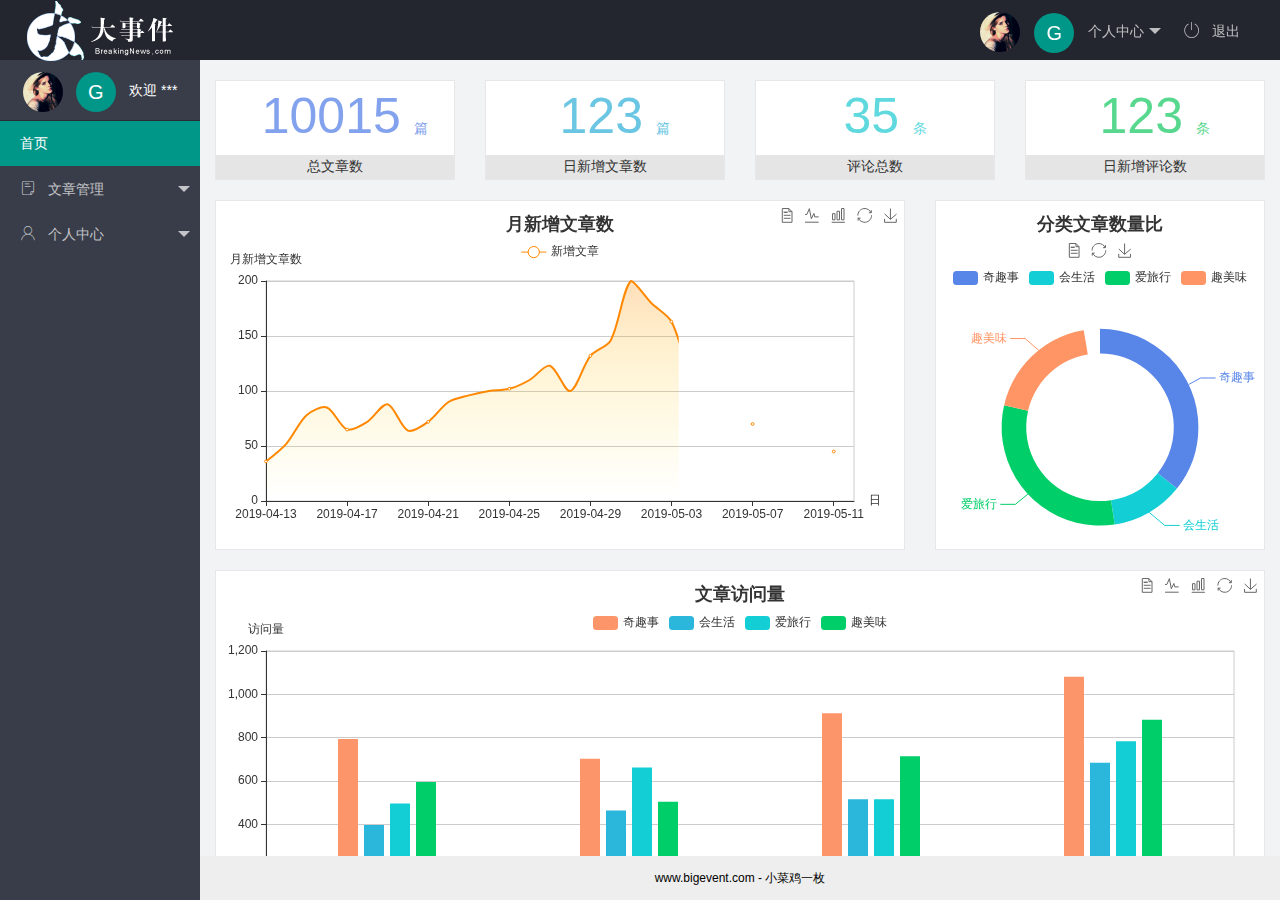
<file: index.html>
<!DOCTYPE html>
<html lang="en">
    <head>
        <meta charset="UTF-8" />
        <meta name="viewport" content="width=device-width, initial-scale=1.0" />
        <title>后台主页</title>
        <!-- 导入 layui 的样式表 -->
        <link rel="stylesheet" href="./assets/lib/layui/css/layui.css" />
        <!-- 导入第三方图标库 -->
        <link rel="stylesheet" href="./assets/fonts/iconfont.css" />
        <!-- 导入自己的样式表 -->
        <link rel="stylesheet" href="./assets/css/index.css" />
    </head>
    <body>
        <div class="layui-layout layui-layout-admin">
            <div class="layui-header">
                <div class="layui-logo layui-hide-xs">
                    <img src="./assets/images/logo.png" alt="" />
                </div>
                <!-- 头部区域（可配合layui 已有的水平导航） -->
                <ul class="layui-nav layui-layout-right">
                    <li class="layui-nav-item layui-hide layui-show-md-inline-block">
                        <a href="javascript:;">
                            <img src="./assets/images/sample.jpg" class="layui-nav-img" />
                            <span class="text-avatar">G</span>
                            <span class="">个人中心</span>
                        </a>
                        <dl class="layui-nav-child">
                            <dd><a href="./user/user_info.html" target="fm">基本资料</a></dd>
                            <dd><a href="./user/user_pwd.html" target="fm">更换头像</a></dd>
                            <dd><a href="./user/user_avator.html" target="fm">重置密码</a></dd>
                        </dl>
                    </li>
                    <li class="layui-nav-item" lay-header-event="menuRight" lay-unselect>
                        <a href="javascript:;" class="quite">
                            <span class="iconfont icon-tuichu"></span>
                            退出
                        </a>
                    </li>
                </ul>
            </div>

            <div class="layui-side layui-bg-black">
                <div class="layui-side-scroll">
                    <!-- 左侧导航区域（可配合layui已有的垂直导航） -->
                    <!-- lay-shrink="all"只允许一个导航打开 -->
                    <ul class="layui-nav layui-nav-tree" lay-shrink="all">
                        <div class="userinfo">
                            <img src="./assets/images/sample.jpg" class="layui-nav-img" />
                            <span class="text-avatar">G</span>
                            <span style="color: #fff" class="welcome">欢迎 ***</span>
                        </div>
                        <li class="layui-nav-item layui-this"><a href="./home/dashboard.html" target="fm">首页</a></li>
                        <li class="layui-nav-item">
                            <a class="" href="javascript:;">
                                <span class="iconfont icon-16"></span>
                                文章管理
                            </a>
                            <dl class="layui-nav-child">
                                <dd>
                                    <a href="./article/art_cate.html" target="fm">
                                        <i class="layui-icon layui-icon-template-1"></i>
                                        文章类别
                                    </a>
                                </dd>
                                <dd>
                                    <a href="./article/art_list.html" target="fm">
                                        <i class="layui-icon layui-icon-template-1"></i>
                                        文章列表
                                    </a>
                                </dd>
                                <dd>
                                    <a href="./article/art_pub.html" target="fm">
                                        <i class="layui-icon layui-icon-template-1"></i>
                                        发布文章
                                    </a>
                                </dd>
                            </dl>
                        </li>
                        <li class="layui-nav-item">
                            <a href="javascript:;">
                                <span class="iconfont icon-user"></span>
                                个人中心
                            </a>
                            <dl class="layui-nav-child">
                                <dd>
                                    <a href="./user/user_info.html" target="fm">
                                        <i class="layui-icon layui-icon-template-1"></i>
                                        基本资料
                                    </a>
                                </dd>
                                <dd>
                                    <a href="./user/user_avator.html" target="fm">
                                        <i class="layui-icon layui-icon-template-1"></i>
                                        更换头像
                                    </a>
                                </dd>
                                <dd>
                                    <a href="./user/user_pwd.html" target="fm">
                                        <i class="layui-icon layui-icon-template-1"></i>
                                        重置密码
                                    </a>
                                </dd>
                            </dl>
                        </li>
                    </ul>
                </div>
            </div>

            <div class="layui-body">
                <!-- 内容主体区域 -->
                <iframe name="fm" src="./home/dashboard.html" frameborder="0"></iframe>
            </div>

            <div class="layui-footer">www.bigevent.com - 小菜鸡一枚</div>
        </div>
        <script src="./assets/lib/layui/layui.all.js"></script>
        <script src="./assets/lib/jquery.js"></script>
        <script src="./assets/js/baseApi.js"></script>
        <script src="./assets/js/index.js"></script>
    </body>
</html>
</file>
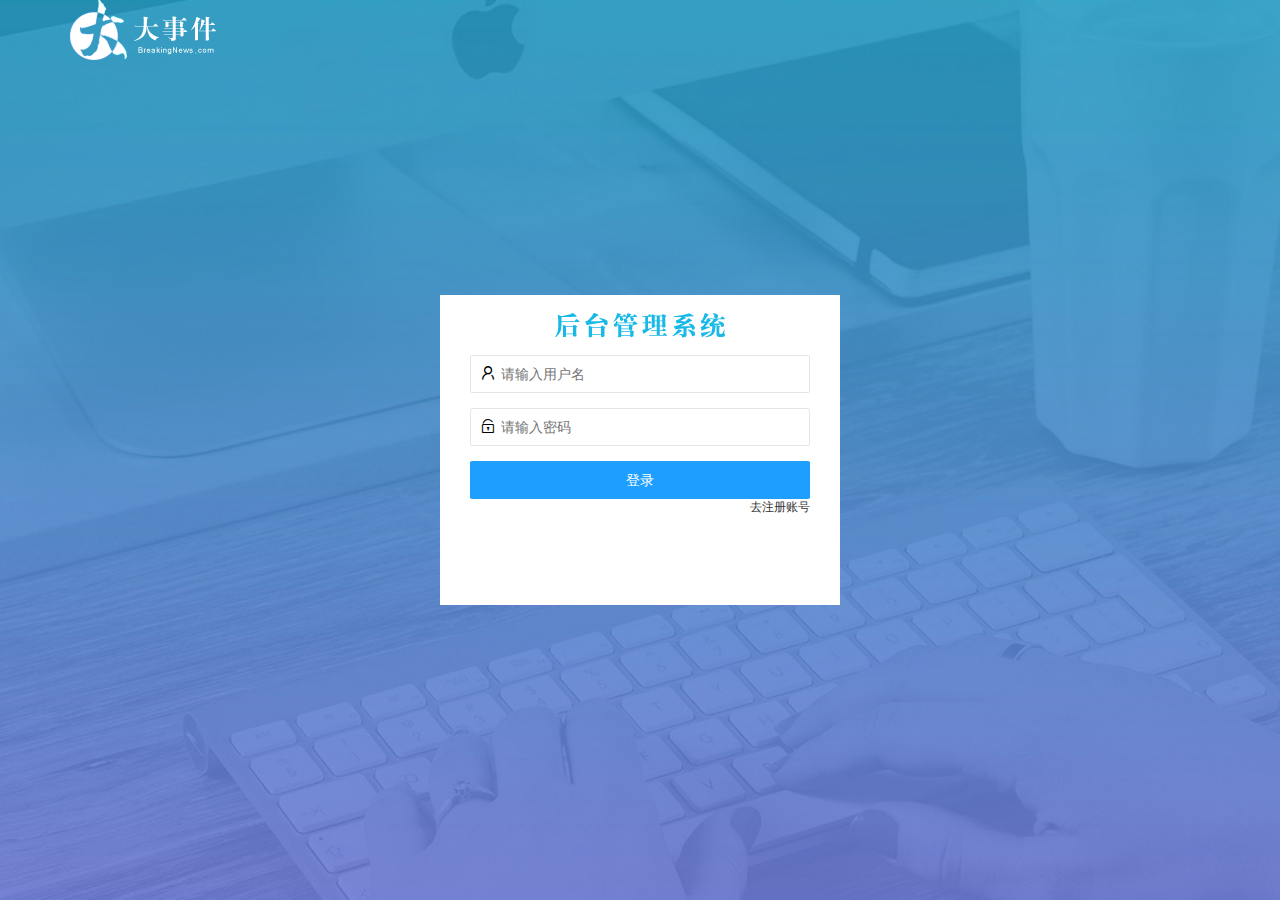
<file: login.html>
<!DOCTYPE html>
<html lang="en">
    <head>
        <meta charset="UTF-8" />
        <meta http-equiv="X-UA-Compatible" content="IE=edge" />
        <meta name="viewport" content="width=device-width, initial-scale=1.0" />
        <title>大事件-登录、注册</title>
        <link rel="stylesheet" href="./assets/lib/layui/css/layui.css" />
        <link rel="stylesheet" href="./assets/css/login.css" />
    </head>
    <body>
        <!-- 头部LOGO区域 -->
        <div class="layui-main">
            <img src="./assets/images/logo.png" alt="" />
        </div>

        <!-- 登录注册区域 -->
        <div class="loginAndReg">
            <div class="hd"></div>
            <!-- 登录模块 -->
            <div class="login">
                <form class="layui-form form_login" action="">
                    <!-- 用户名 -->
                    <div class="layui-form-item">
                        <i class="layui-icon layui-icon-username"></i>
                        <input type="text" name="username" required lay-verify="required" placeholder="请输入用户名" autocomplete="off" class="layui-input" />
                    </div>
                    <!-- 密码 -->
                    <div class="layui-form-item">
                        <i class="layui-icon layui-icon-password"></i>
                        <input type="password" name="password" required lay-verify="required|pwd" placeholder="请输入密码" autocomplete="off" class="layui-input" />
                    </div>
                    <!-- 按钮 -->
                    <div class="layui-tuichform-item">
                        <button class="layui-btn layui-btn-normal layui-btn-fluid" lay-submit>登录</button>
                    </div>
                    <div class="layui-form-item links"><a href="javascript:;" class="goReg">去注册账号</a></div>
                </form>
            </div>
            <!-- 注册模块 -->
            <div class="reg">
                <form class="layui-form form_reg">
                    <!-- 用户名 -->
                    <div class="layui-form-item">
                        <i class="layui-icon layui-icon-username"></i>
                        <input type="text" name="username" required lay-verify="required" placeholder="请输入用户名" autocomplete="off" class="layui-input" />
                    </div>
                    <!-- 密码 -->
                    <div class="layui-form-item">
                        <i class="layui-icon layui-icon-password"></i>
                        <input type="password" name="password" required lay-verify="required|pwd" placeholder="请输入密码" autocomplete="off" class="layui-input" />
                    </div>
                    <!-- 确认密码 -->
                    <div class="layui-form-item">
                        <i class="layui-icon layui-icon-password"></i>
                        <input type="password" name="repassword" required lay-verify="required|pwd|repwd" placeholder="请再次输入密码" autocomplete="off" class="layui-input" />
                    </div>
                    <!-- 按钮 -->
                    <div class="layui-form-item">
                        <button class="layui-btn layui-btn-normal layui-btn-fluid" lay-submit>注册</button>
                    </div>
                    <div class="layui-form-item links"><a href="javascript:;" class="goLogin">去登陆账号</a></div>
                </form>
            </div>
        </div>
        <script src="./assets/lib/layui/layui.js"></script>
        <script src="./assets/lib/jquery.js"></script>
        <script src="./assets/js/baseApi.js"></script>
        <script src="./assets/js/login.js"></script>
    </body>
</html>
</file>
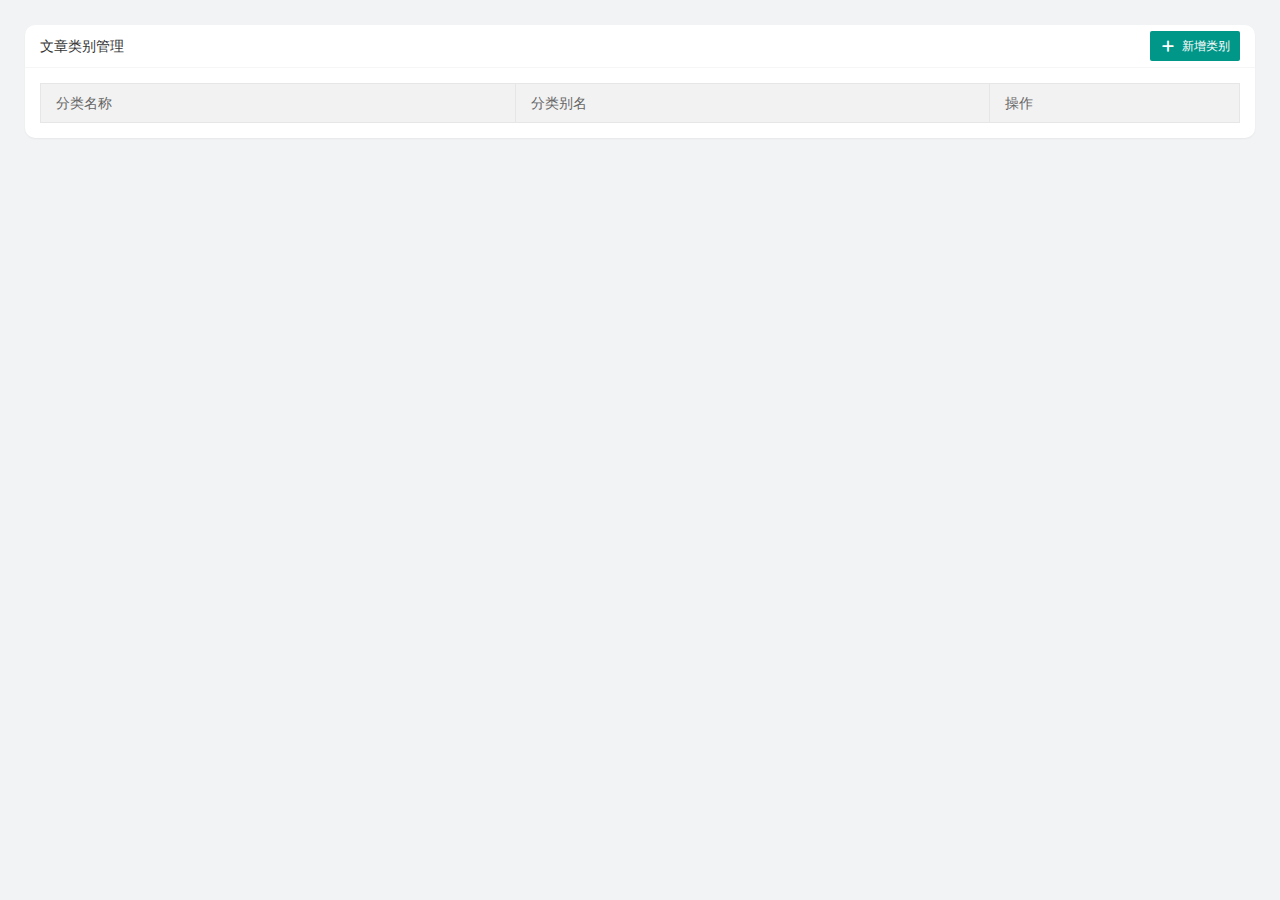
<file: article/art_cate.html>
<!DOCTYPE html>
<html lang="en">
    <head>
        <meta charset="UTF-8" />
        <meta http-equiv="X-UA-Compatible" content="IE=edge" />
        <meta name="viewport" content="width=device-width, initial-scale=1.0" />
        <title>文章类别页面</title>
        <link rel="stylesheet" href="../assets/lib/layui/css/layui.css" />
        <link rel="stylesheet" href="../assets/css/art_cate.css" />
    </head>
    <body>
        <div class="layui-card">
            <div class="layui-card-header">
                文章类别管理
                <button type="button" class="layui-btn layui-btn-sm addCate">
                    <i class="layui-icon">&#xe654;</i>
                    新增类别
                </button>
            </div>
            <div class="layui-card-body">
                <!-- 表格区域 -->
                <table class="layui-table">
                    <!--控制表格宽度 -->
                    <colgroup>
                        <col />
                        <col />
                        <col width="250" />
                    </colgroup>
                    <thead>
                        <tr>
                            <th>分类名称</th>
                            <th>分类别名</th>
                            <th>操作</th>
                        </tr>
                    </thead>
                    <tbody>
                        <!-- <tr>
                            <td>贤心</td>
                            <td>2016-11-29</td>
                            <td>
                                <button type="button" class="layui-btn layui-btn-sm">
                                    <i class="layui-icon">&#xe642;</i>
                                    编辑
                                </button>
                                <button type="button" class="layui-btn layui-btn-sm layui-btn-danger">
                                    <i class="layui-icon">&#xe640;</i>
                                    删除
                                </button>
                            </td>
                        </tr> -->
                    </tbody>
                </table>
            </div>
        </div>
        <script src="../assets/lib/layui/layui.js"></script>
        <script src="../assets/lib/jquery.js"></script>
        <script src="../assets/js/baseApi.js"></script>
        <script src="../assets/js/art_cate.js"></script>
    </body>
</html>
</file>
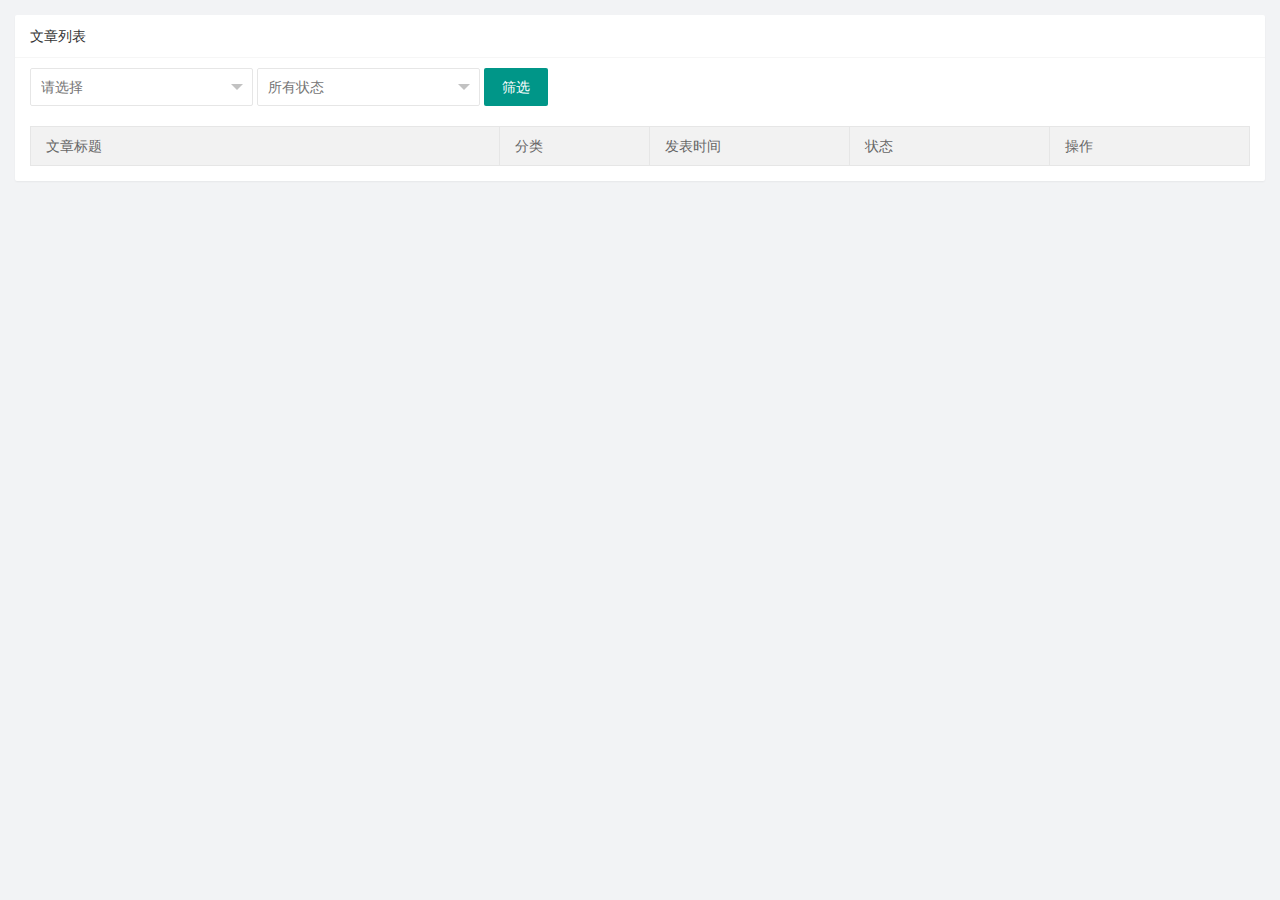
<file: article/art_list.html>
<!DOCTYPE html>
<html lang="en">
    <head>
        <meta charset="UTF-8" />
        <meta http-equiv="X-UA-Compatible" content="IE=edge" />
        <meta name="viewport" content="width=device-width, initial-scale=1.0" />
        <title>文章列表页面</title>
        <link rel="stylesheet" href="../assets/lib/layui/css/layui.css" />
        <link rel="stylesheet" href="../assets/css/art_list.css" />
    </head>
    <body>
        <div class="layui-card">
            <div class="layui-card-header">文章列表</div>
            <div class="layui-card-body">
                <!-- 筛选区域 -->
                <form class="layui-form" id="selForm">
                    <div class="layui-form-item layui-inline">
                        <select name="cate_name">
                            <!-- <option value="">所有分类</option>
                            <option value="010">北京</option>
                            <option value="021">上海</option>
                            <option value="0571">杭州</option> -->
                        </select>
                    </div>
                    <div class="layui-form-item layui-inline">
                        <select name="state">
                            <option value="">所有状态</option>
                            <option value="已发布">已发布</option>
                            <option value="草稿">草稿</option>
                        </select>
                    </div>
                    <div class="layui-form-item layui-inline">
                        <button type="submit" class="layui-btn seletBtn">筛选</button>
                    </div>
                </form>
                <!-- 列表区域 -->
                <table class="layui-table">
                    <colgroup>
                        <col />
                        <col width="150" />
                        <col width="200" />
                        <col width="200" />
                        <col width="200" />
                    </colgroup>
                    <thead>
                        <tr>
                            <th>文章标题</th>
                            <th>分类</th>
                            <th>发表时间</th>
                            <th>状态</th>
                            <th>操作</th>
                        </tr>
                    </thead>
                    <tbody>
                        <!-- <tr>
                            <td>贤心</td>
                            <td>2016-11-29</td>
                            <td>人生就像是一场修行</td>
                            <td>2016-11-29</td>
                            <td>
                                <button type="button" class="layui-btn layui-btn-xs">
                                    <i class="layui-icon">&#xe642;</i>
                                    编辑
                                </button>
                                <button type="button" class="layui-btn layui-btn-xs layui-btn-danger">
                                    <i class="layui-icon">&#xe640;</i>
                                    删除
                                </button>
                            </td>
                        </tr> -->
                    </tbody>
                </table>
                <!-- 分页区域 -->
                <div id="pageBox"></div>
            </div>
        </div>
        <script src="../assets/lib/layui/layui.js"></script>
        <script src="../assets/lib/jquery.js"></script>
        <script src="../assets/js/baseApi.js"></script>
        <script src="../assets/js/art_list.js"></script>
    </body>
</html>
</file>
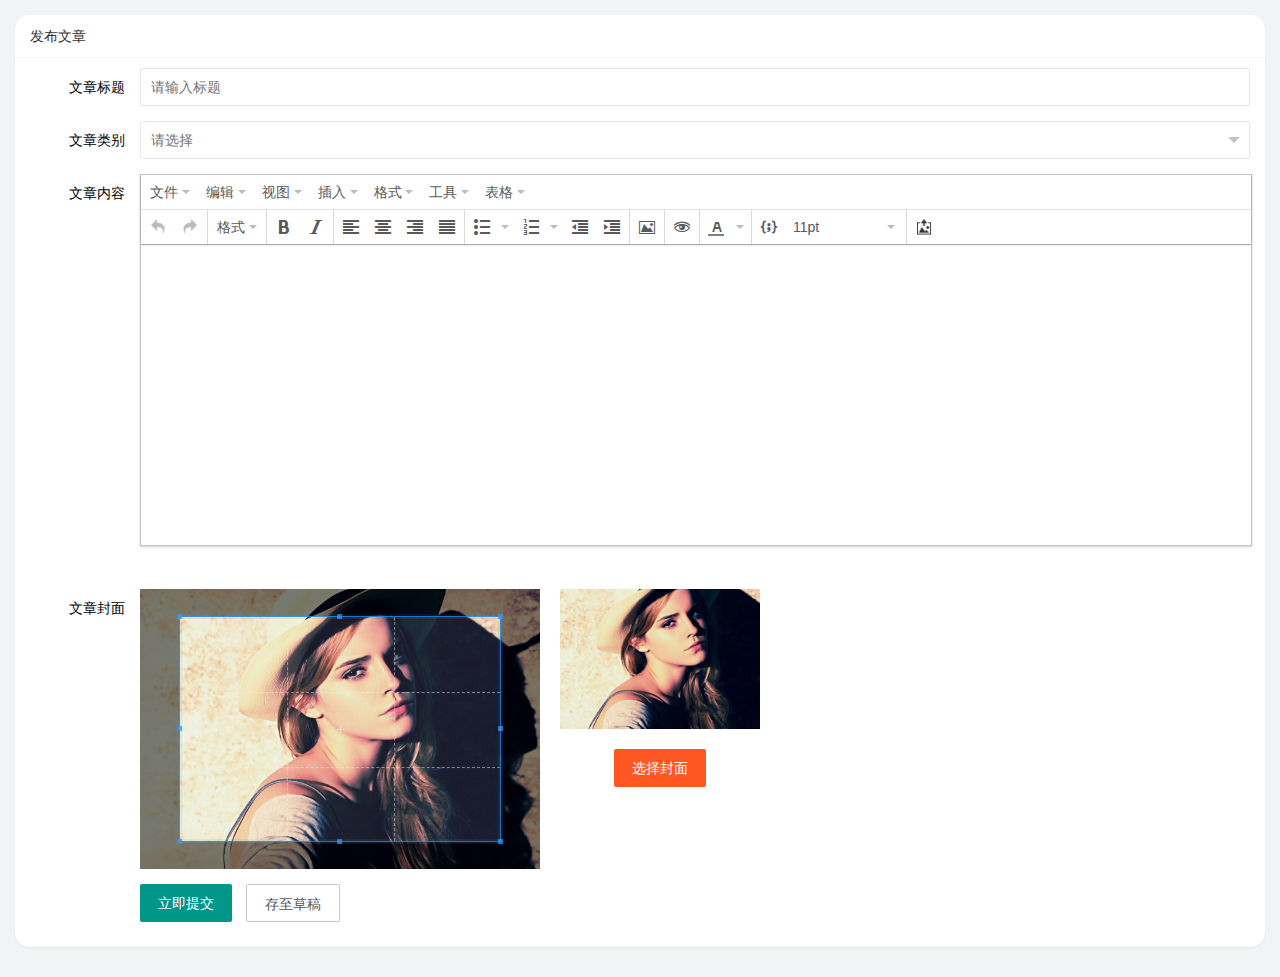
<file: article/art_pub.html>
<!DOCTYPE html>
<html lang="en">
    <head>
        <meta charset="UTF-8" />
        <meta http-equiv="X-UA-Compatible" content="IE=edge" />
        <meta name="viewport" content="width=device-width, initial-scale=1.0" />
        <title>发布文章页面</title>
        <link rel="stylesheet" href="../assets/lib/layui/css/layui.css" />
        <link rel="stylesheet" href="../assets/lib/cropper/cropper.css" />
        <link rel="stylesheet" href="../assets/css/art_pub.css" />
    </head>
    <body>
        <div class="layui-card">
            <div class="layui-card-header">发布文章</div>
            <div class="layui-card-body">
                <form class="layui-form form_pub" action="">
                    <!-- 第一行 -->
                    <div class="layui-form-item">
                        <label class="layui-form-label">文章标题</label>
                        <div class="layui-input-block">
                            <input type="text" name="title" required lay-verify="required" placeholder="请输入标题" autocomplete="off" class="layui-input" />
                        </div>
                    </div>

                    <!-- 第二行 -->
                    <div class="layui-form-item">
                        <label class="layui-form-label">文章类别</label>
                        <div class="layui-input-block">
                            <select name="cate_id" lay-verify="required">
                                <!-- <option value=""></option>
                                <option value="0">北京</option>
                                <option value="1">上海</option>
                                <option value="2">广州</option>
                                <option value="3">深圳</option>
                                <option value="4">杭州</option> -->
                            </select>
                        </div>
                    </div>

                    <!-- 第三行 -->
                    <div class="layui-form-item">
                        <!-- 左侧的 label -->
                        <label class="layui-form-label">文章内容</label>
                        <!-- 为富文本编辑器外部的容器设置高度 -->
                        <div class="layui-input-block" style="height: 400px">
                            <!-- 重要：将来这个 textarea 会被初始化为富文本编辑器 -->
                            <textarea name="content"></textarea>
                        </div>
                    </div>

                    <!-- 第四行 -->
                    <div class="layui-form-item">
                        <!-- 左侧的 label -->
                        <label class="layui-form-label">文章封面</label>
                        <!-- 选择封面区域 -->
                        <div class="layui-input-block cover-box">
                            <!-- 左侧裁剪区域 -->
                            <div class="cover-left">
                                <img id="image" src="/assets/images/sample2.jpg" alt="" />
                            </div>
                            <!-- 右侧预览区域和选择封面区域 -->
                            <div class="cover-right">
                                <!-- 预览的区域 -->
                                <div class="img-preview"></div>
                                <!-- 选择封面按钮 -->
                                <button type="button" class="layui-btn layui-btn-danger chooseFile">选择封面</button>
                                <!-- 隐藏的上传文件 -->
                                <input type="file" id="updateFile" style="display: none" />
                            </div>
                        </div>
                    </div>

                    <!-- 第五行 -->
                    <div class="layui-form-item">
                        <div class="layui-input-block">
                            <button class="layui-btn" lay-submit>立即提交</button>
                            <button class="layui-btn layui-btn-primary tempFile" lay-submit>存至草稿</button>
                        </div>
                    </div>
                </form>
            </div>
        </div>
        <script src="../assets/lib/layui/layui.js"></script>
        <script src="../assets/lib/jquery.js"></script>
        <!-- 富文本 -->
        <script src="../assets/lib/tinymce/tinymce.min.js"></script>
        <script src="../assets/lib/tinymce/tinymce_setup.js"></script>
        <!-- 裁剪图片 -->
        <script src="../assets/lib/cropper/Cropper.js"></script>
        <script src="../assets/lib/cropper/jquery-cropper.js"></script>
        <script src="../assets/js/baseApi.js"></script>
        <script src="../assets/js/art_pub.js"></script>
    </body>
</html>
</file>
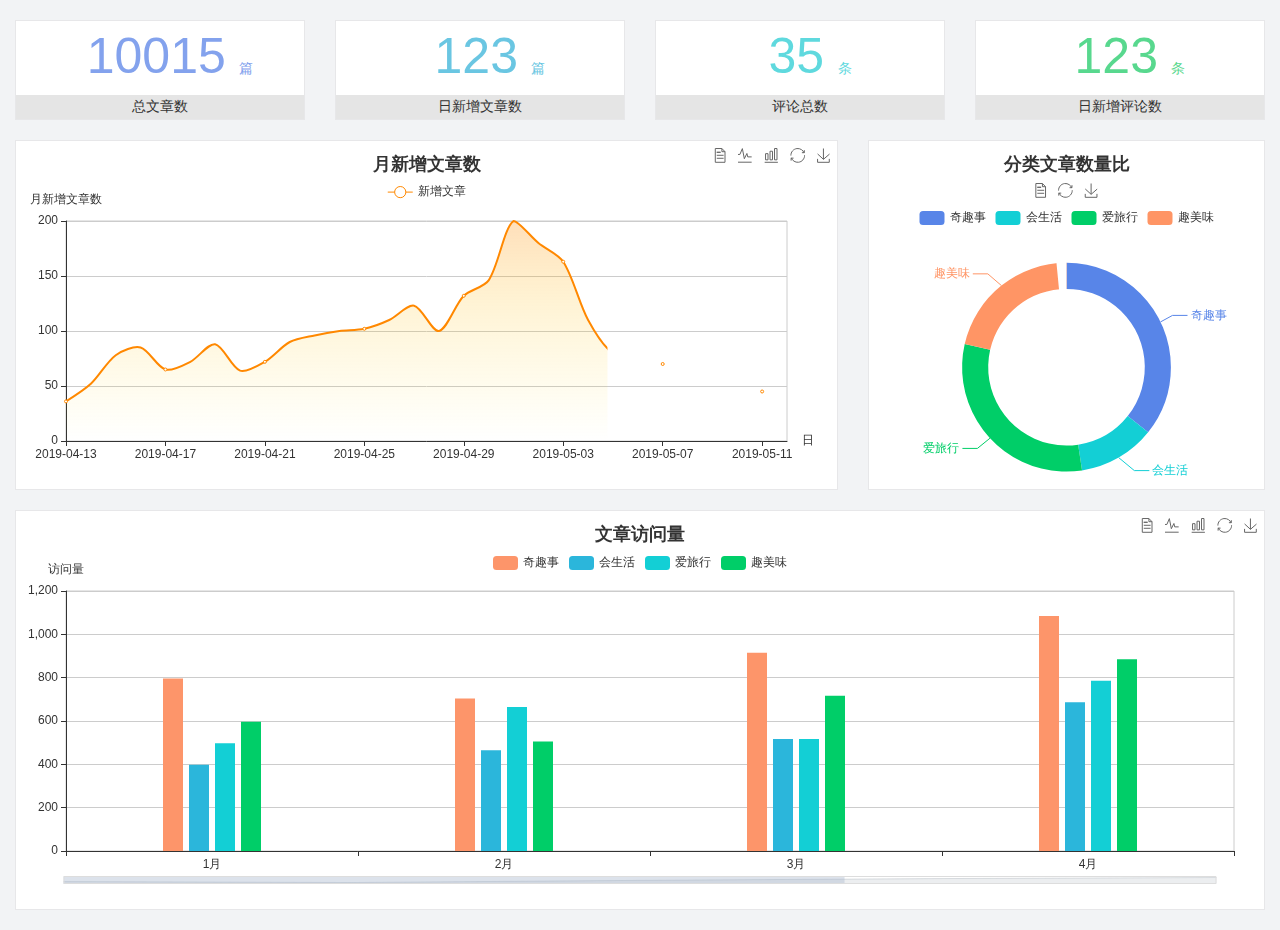
<file: home/dashboard.html>
<!DOCTYPE html>
<html lang="en">
    <head>
        <meta charset="UTF-8" />
        <meta name="viewport" content="width=device-width, initial-scale=1.0" />
        <meta http-equiv="X-UA-Compatible" content="ie=edge" />
        <title>图表统计</title>
        <link rel="stylesheet" href="../assets/lib/bootstrap.css" />
        <link rel="stylesheet" href="../assets/lib/main.css" />
        <script src="../assets/lib/jquery.js"></script>
        <script type="text/javascript" src="../assets/lib/echarts.min.js"></script>
    </head>

    <body>
        <div class="container-fluid">
            <div class="row spannel_list">
                <div class="col-sm-3 col-xs-6">
                    <div class="spannel">
                        <em>10015</em>
                        <span>篇</span>
                        <b>总文章数</b>
                    </div>
                </div>
                <div class="col-sm-3 col-xs-6">
                    <div class="spannel scolor01">
                        <em>123</em>
                        <span>篇</span>
                        <b>日新增文章数</b>
                    </div>
                </div>
                <div class="col-sm-3 col-xs-6">
                    <div class="spannel scolor02">
                        <em>35</em>
                        <span>条</span>
                        <b>评论总数</b>
                    </div>
                </div>
                <div class="col-sm-3 col-xs-6">
                    <div class="spannel scolor03">
                        <em>123</em>
                        <span>条</span>
                        <b>日新增评论数</b>
                    </div>
                </div>
            </div>
        </div>

        <div class="container-fluid">
            <div class="row curve-pie">
                <div class="col-lg-8 col-md-8">
                    <div class="gragh_pannel" id="curve_show"></div>
                </div>
                <div class="col-lg-4 col-md-4">
                    <div class="gragh_pannel" id="pie_show"></div>
                </div>
            </div>
        </div>

        <div class="container-fluid">
            <div class="column_pannel" id="column_show"></div>
        </div>

        <script>
            var oChart = echarts.init(document.getElementById('curve_show'))
            var aList_all = [
                { count: 36, date: '2019-04-13' },
                { count: 52, date: '2019-04-14' },
                { count: 78, date: '2019-04-15' },
                { count: 85, date: '2019-04-16' },
                { count: 65, date: '2019-04-17' },
                { count: 72, date: '2019-04-18' },
                { count: 88, date: '2019-04-19' },
                { count: 64, date: '2019-04-20' },
                { count: 72, date: '2019-04-21' },
                { count: 90, date: '2019-04-22' },
                { count: 96, date: '2019-04-23' },
                { count: 100, date: '2019-04-24' },
                { count: 102, date: '2019-04-25' },
                { count: 110, date: '2019-04-26' },
                { count: 123, date: '2019-04-27' },
                { count: 100, date: '2019-04-28' },
                { count: 132, date: '2019-04-29' },
                { count: 146, date: '2019-04-30' },
                { count: 200, date: '2019-05-01' },
                { count: 180, date: '2019-05-02' },
                { count: 163, date: '2019-05-03' },
                { count: 110, date: '2019-05-04' },
                { count: 80, date: '2019-05-05' },
                { count: 82, date: '2019-05-06' },
                { count: 70, date: '2019-05-07' },
                { count: 65, date: '2019-05-08' },
                { count: 54, date: '2019-05-09' },
                { count: 40, date: '2019-05-10' },
                { count: 45, date: '2019-05-11' },
                { count: 38, date: '2019-05-12' },
            ]

            let aCount = []
            let aDate = []

            for (var i = 0; i < aList_all.length; i++) {
                aCount.push(aList_all[i].count)
                aDate.push(aList_all[i].date)
            }

            var chartopt = {
                title: {
                    text: '月新增文章数',
                    left: 'center',
                    top: '10',
                },
                tooltip: {
                    trigger: 'axis',
                },
                legend: {
                    data: ['新增文章'],
                    top: '40',
                },
                toolbox: {
                    show: true,
                    feature: {
                        mark: { show: true },
                        dataView: { show: true, readOnly: false },
                        magicType: { show: true, type: ['line', 'bar'] },
                        restore: { show: true },
                        saveAsImage: { show: true },
                    },
                },
                calculable: true,
                xAxis: [
                    {
                        name: '日',
                        type: 'category',
                        boundaryGap: false,
                        data: aDate,
                    },
                ],
                yAxis: [
                    {
                        name: '月新增文章数',
                        type: 'value',
                    },
                ],
                series: [
                    {
                        name: '新增文章',
                        type: 'line',
                        smooth: true,
                        itemStyle: { normal: { areaStyle: { type: 'default' }, color: '#f80' }, lineStyle: { color: '#f80' } },
                        data: aCount,
                    },
                ],
                areaStyle: {
                    normal: {
                        color: new echarts.graphic.LinearGradient(0, 0, 0, 1, [
                            {
                                offset: 0,
                                color: 'rgba(255,136,0,0.39)',
                            },
                            {
                                offset: 0.34,
                                color: 'rgba(255,180,0,0.25)',
                            },
                            {
                                offset: 1,
                                color: 'rgba(255,222,0,0.00)',
                            },
                        ]),
                    },
                },
                grid: {
                    show: true,
                    x: 50,
                    x2: 50,
                    y: 80,
                    height: 220,
                },
            }

            oChart.setOption(chartopt)

            var oPie = echarts.init(document.getElementById('pie_show'))
            var oPieopt = {
                title: {
                    top: 10,
                    text: '分类文章数量比',
                    x: 'center',
                },
                tooltip: {
                    trigger: 'item',
                    formatter: '{a} <br/>{b} : {c} ({d}%)',
                },
                color: ['#5885e8', '#13cfd5', '#00ce68', '#ff9565'],
                legend: {
                    x: 'center',
                    top: 65,
                    data: ['奇趣事', '会生活', '爱旅行', '趣美味'],
                },
                toolbox: {
                    show: true,
                    x: 'center',
                    top: 35,
                    feature: {
                        mark: { show: true },
                        dataView: { show: true, readOnly: false },
                        magicType: {
                            show: true,
                            type: ['pie', 'funnel'],
                            option: {
                                funnel: {
                                    x: '25%',
                                    width: '50%',
                                    funnelAlign: 'left',
                                    max: 1548,
                                },
                            },
                        },
                        restore: { show: true },
                        saveAsImage: { show: true },
                    },
                },
                calculable: true,
                series: [
                    {
                        name: '访问来源',
                        type: 'pie',
                        radius: ['45%', '60%'],
                        center: ['50%', '65%'],
                        data: [
                            { value: 300, name: '奇趣事' },
                            { value: 100, name: '会生活' },
                            { value: 260, name: '爱旅行' },
                            { value: 180, name: '趣美味' },
                        ],
                    },
                ],
            }
            oPie.setOption(oPieopt)

            var oColumn = this.echarts.init(document.getElementById('column_show'))
            var oColumnopt = {
                title: {
                    text: '文章访问量',
                    left: 'center',
                    top: '10',
                },
                tooltip: {
                    trigger: 'axis',
                },
                legend: {
                    data: ['奇趣事', '会生活', '爱旅行', '趣美味'],
                    top: '40',
                },
                toolbox: {
                    show: true,
                    feature: {
                        mark: { show: true },
                        dataView: { show: true, readOnly: false },
                        magicType: { show: true, type: ['line', 'bar'] },
                        restore: { show: true },
                        saveAsImage: { show: true },
                    },
                },
                calculable: true,
                xAxis: [
                    {
                        type: 'category',
                        data: ['1月', '2月', '3月', '4月', '5月'],
                    },
                ],
                yAxis: [
                    {
                        name: '访问量',
                        type: 'value',
                    },
                ],
                series: [
                    {
                        name: '奇趣事',
                        type: 'bar',
                        barWidth: 20,
                        itemStyle: {
                            normal: { areaStyle: { type: 'default' }, color: '#fd956a' },
                        },
                        data: [800, 708, 920, 1090, 1200],
                    },
                    {
                        name: '会生活',
                        type: 'bar',
                        barWidth: 20,
                        itemStyle: {
                            normal: { areaStyle: { type: 'default' }, color: '#2bb6db' },
                        },
                        data: [400, 468, 520, 690, 800],
                    },
                    {
                        name: '爱旅行',
                        type: 'bar',
                        barWidth: 20,
                        itemStyle: {
                            normal: { areaStyle: { type: 'default' }, color: '#13cfd5' },
                        },
                        data: [500, 668, 520, 790, 900],
                    },
                    {
                        name: '趣美味',
                        type: 'bar',
                        barWidth: 20,
                        itemStyle: {
                            normal: { areaStyle: { type: 'default' }, color: '#00ce68' },
                        },
                        data: [600, 508, 720, 890, 1000],
                    },
                ],
                grid: {
                    show: true,
                    x: 50,
                    x2: 30,
                    y: 80,
                    height: 260,
                },
                dataZoom: [
                    //给x轴设置滚动条
                    {
                        start: 0, //默认为0
                        end: 100 - 1000 / 31, //默认为100
                        type: 'slider',
                        show: true,
                        xAxisIndex: [0],
                        handleSize: 0, //滑动条的 左右2个滑动条的大小
                        height: 8, //组件高度
                        left: 45, //左边的距离
                        right: 50, //右边的距离
                        bottom: 26, //右边的距离
                        handleColor: '#ddd', //h滑动图标的颜色
                        handleStyle: {
                            borderColor: '#cacaca',
                            borderWidth: '1',
                            shadowBlur: 2,
                            background: '#ddd',
                            shadowColor: '#ddd',
                        },
                    },
                ],
            }
            oColumn.setOption(oColumnopt)
        </script>
    </body>
</html>
</file>
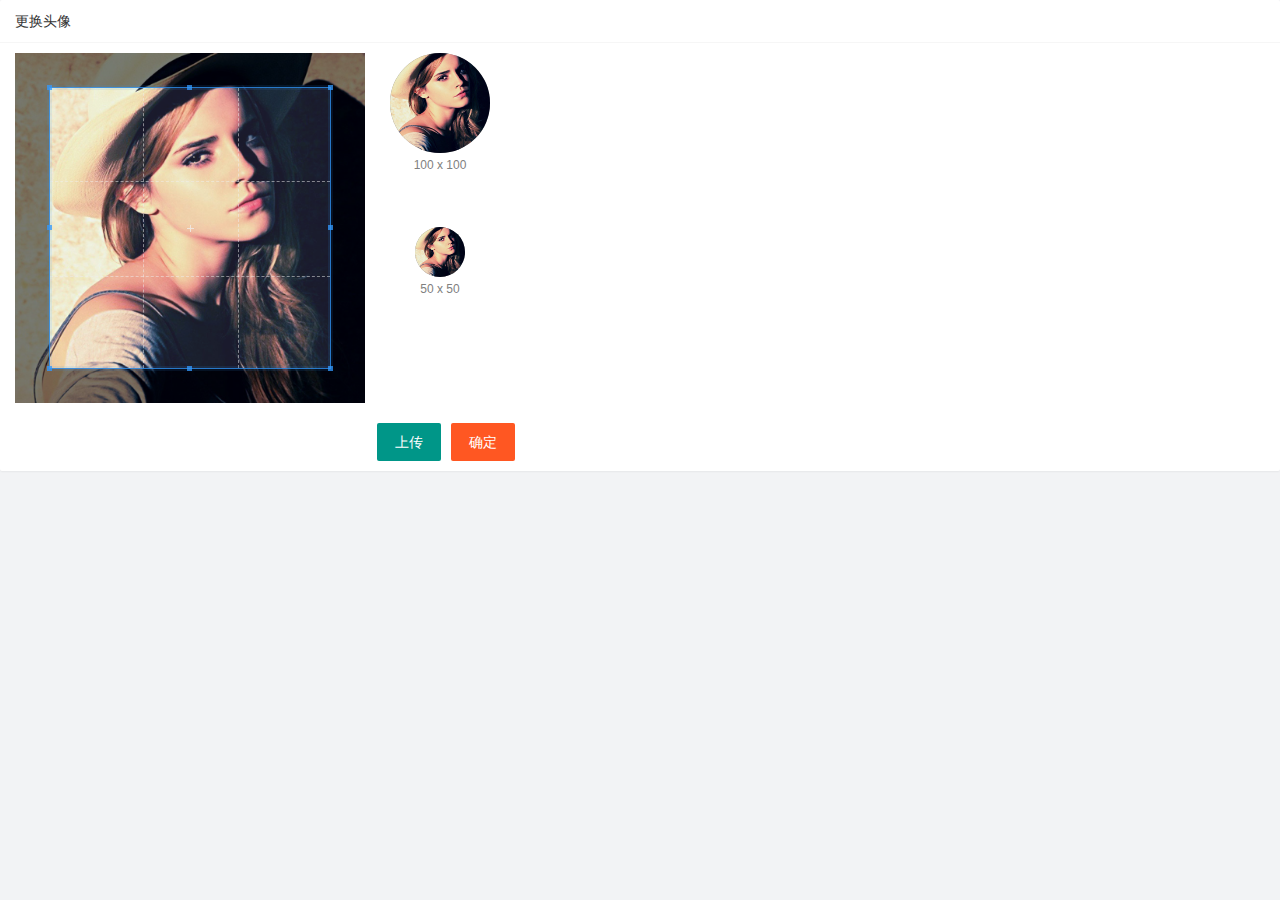
<file: user/user_avator.html>
<!DOCTYPE html>
<html lang="en">
    <head>
        <meta charset="UTF-8" />
        <meta http-equiv="X-UA-Compatible" content="IE=edge" />
        <meta name="viewport" content="width=device-width, initial-scale=1.0" />
        <title>用户更换头像页面</title>
        <link rel="stylesheet" href="../assets/lib/cropper/cropper.css" />
        <link rel="stylesheet" href="../assets/css/user_avator.css" />
        <link rel="stylesheet" href="../assets/lib/layui/css/layui.css" />
    </head>
    <body>
        <div class="layui-card">
            <div class="layui-card-header">更换头像</div>
            <div class="layui-card-body">
                <!-- 第一行的图片裁剪和预览区域 -->
                <div class="row1">
                    <!-- 图片裁剪区域 -->
                    <div class="cropper-box">
                        <!-- 这个 img 标签很重要，将来会把它初始化为裁剪区域 -->
                        <img id="image" src="../assets/images/sample.jpg" />
                    </div>
                    <!-- 图片的预览区域 -->
                    <div class="preview-box">
                        <div>
                            <!-- 宽高为 100px 的预览区域 -->
                            <div class="img-preview w100"></div>
                            <p class="size">100 x 100</p>
                        </div>
                        <div>
                            <!-- 宽高为 50px 的预览区域 -->
                            <div class="img-preview w50"></div>
                            <p class="size">50 x 50</p>
                        </div>
                    </div>
                </div>

                <!-- 第二行的按钮区域 -->
                <div class="row2">
                    <!-- 通过accept,可以规定用户选择文件的类型 -->
                    <input type="file" class="file" accept="image/png,image/jpeg" style="display: none" />
                    <button type="button" class="layui-btn chooseImage">上传</button>
                    <button type="button" class="layui-btn layui-btn-danger btnUpload">确定</button>
                </div>
            </div>
        </div>
        <script src="../assets/lib/layui/layui.js"></script>
        <script src="../assets/lib/jquery.js"></script>
        <script src="../assets/lib/cropper/Cropper.js"></script>
        <script src="../assets/lib/cropper/jquery-cropper.js"></script>
        <script src="../assets/js/baseApi.js"></script>
        <script src="../assets/js/user_avator.js"></script>
    </body>
</html>
</file>
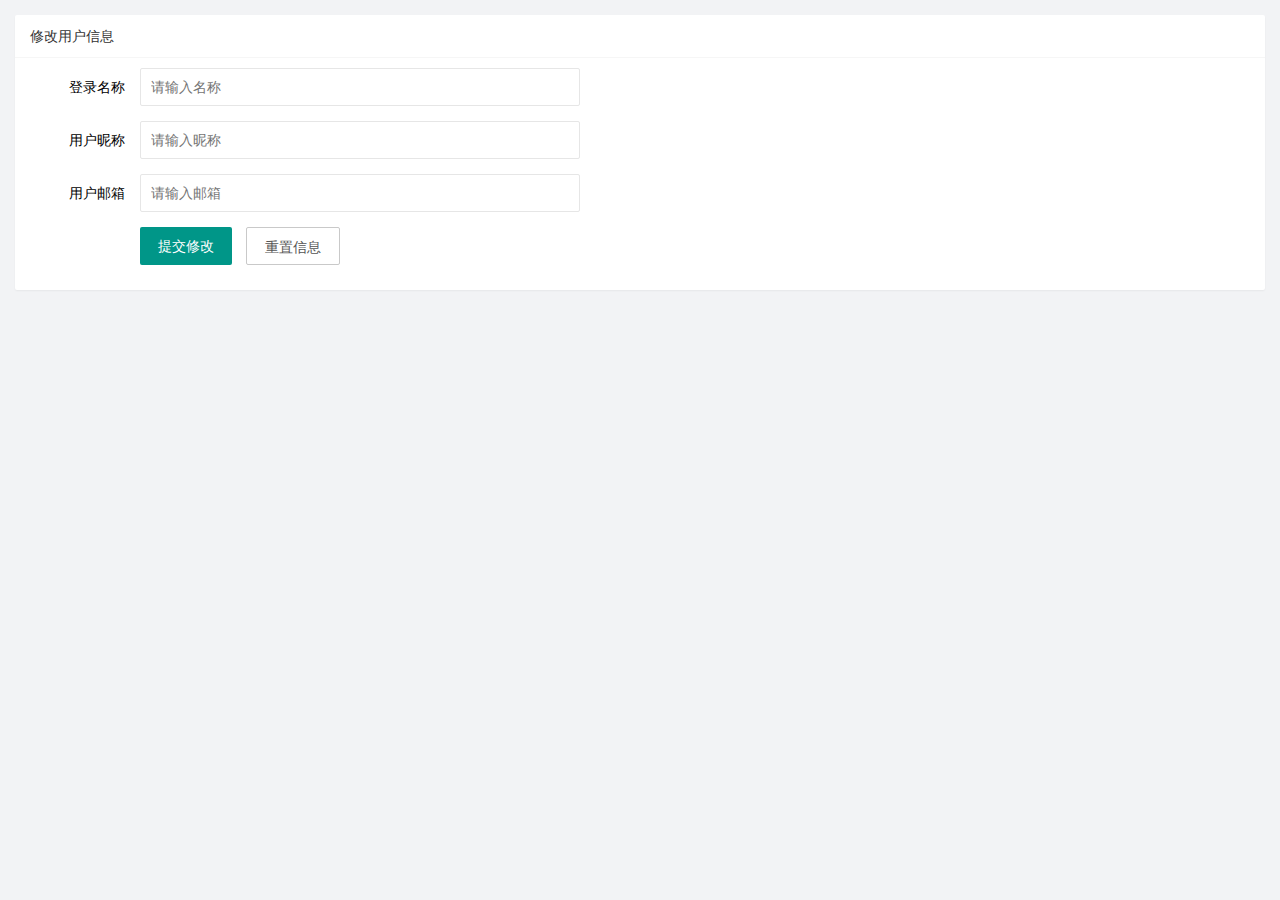
<file: user/user_info.html>
<!DOCTYPE html>
<html lang="en">
    <head>
        <meta charset="UTF-8" />
        <meta http-equiv="X-UA-Compatible" content="IE=edge" />
        <meta name="viewport" content="width=device-width, initial-scale=1.0" />
        <title>用户基本资料页面</title>
        <link rel="stylesheet" href="../assets/lib/layui/css/layui.css" />
        <link rel="stylesheet" href="../assets/css/user_info.css" />
    </head>
    <body>
        <div class="layui-card">
            <div class="layui-card-header">修改用户信息</div>
            <div class="layui-card-body">
                <form class=layui-form  user_form" lay-filter="formTest">
                    <!-- 隐藏域 -->
                    <input type="hidden" name="id">
                    <div class="layui-form-item">
                        <label class="layui-form-label">登录名称</label>
                        <div class="layui-input-block">
                            <input type="text" name="username" required lay-verify="required" placeholder="请输入名称" autocomplete="off" class="layui-input" readonly />
                        </div>
                    </div>
                    <div class="layui-form-item">
                        <label class="layui-form-label">用户昵称</label>
                        <div class="layui-input-block">
                            <input type="text" name="nickname" required lay-verify="required|nickname" placeholder="请输入昵称" autocomplete="off" class="layui-input" />
                        </div>
                    </div>
                    <div class="layui-form-item">
                        <label class="layui-form-label">用户邮箱</label>
                        <div class="layui-input-block">
                            <input type="text" name="email" required lay-verify="required|email" placeholder="请输入邮箱" autocomplete="off" class="layui-input" />
                        </div>
                    </div>
                    <div class="layui-form-item">
                        <div class="layui-input-block">
                            <button class="layui-btn" lay-submit lay-filter="formDemo">提交修改</button>
                            <button type="reset" class="layui-btn layui-btn-primary btnReset">重置信息</button>
                        </div>
                    </div>
                </form>
            </div>
        </div>
        <script src="../assets/lib/layui/layui.js"></script>
        <script src="../assets/lib/jquery.js"></script>
        <script src="../assets/js/baseApi.js"></script>
        <script src="../assets/js/user_info.js"></script>
    </body>
</html>
</file>
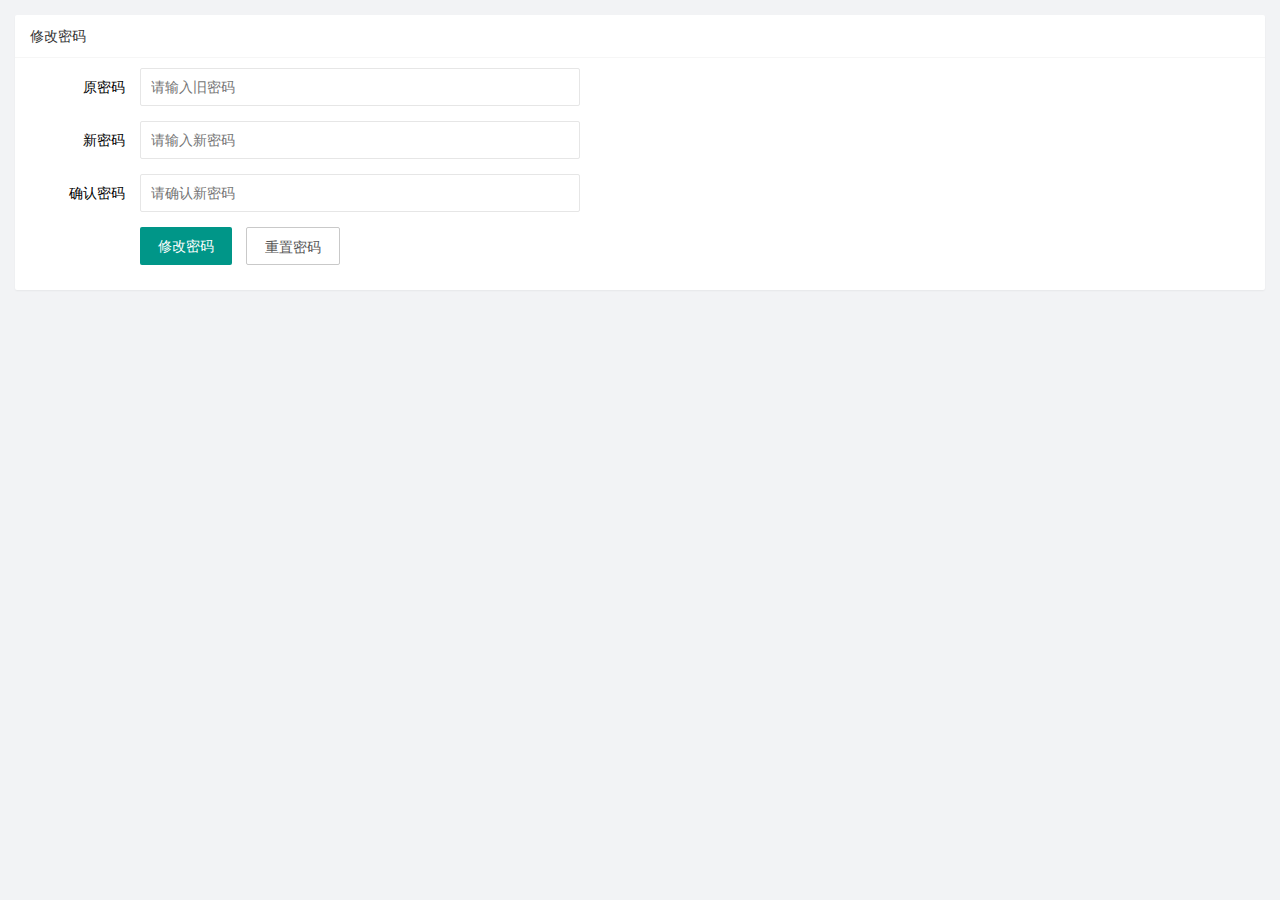
<file: user/user_pwd.html>
<!DOCTYPE html>
<html lang="en">
    <head>
        <meta charset="UTF-8" />
        <meta http-equiv="X-UA-Compatible" content="IE=edge" />
        <meta name="viewport" content="width=device-width, initial-scale=1.0" />
        <title>用户修改密码页面</title>
        <link rel="stylesheet" href="../assets/lib/layui/css/layui.css" />
        <link rel="stylesheet" href="../assets/css/user_pwd.css" />
    </head>
    <body>
        <div class="layui-card">
            <div class="layui-card-header">修改密码</div>
            <div class="layui-card-body">
                <form class="layui-form">
                    <div class="layui-form-item">
                        <label class="layui-form-label">原密码</label>
                        <div class="layui-input-block">
                            <input type="password" name="oldPwd" required lay-verify="required|pwd" placeholder="请输入旧密码" autocomplete="off" class="layui-input" />
                        </div>
                    </div>
                    <div class="layui-form-item">
                        <label class="layui-form-label">新密码</label>
                        <div class="layui-input-block">
                            <input type="password" name="newPwd" required lay-verify="required|pwd|newPwd" placeholder="请输入新密码" autocomplete="off" class="layui-input" />
                        </div>
                    </div>
                    <div class="layui-form-item">
                        <label class="layui-form-label">确认密码</label>
                        <div class="layui-input-block">
                            <input type="password" name="rePwd" required lay-verify="required|pwd|rePwd" placeholder="请确认新密码" autocomplete="off" class="layui-input" />
                        </div>
                    </div>
                    <div class="layui-form-item">
                        <div class="layui-input-block">
                            <button class="layui-btn btnReset" lay-submit lay-filter="formDemo">修改密码</button>
                            <button type="reset" class="layui-btn layui-btn-primary">重置密码</button>
                        </div>
                    </div>
                </form>
            </div>
        </div>
        <script src="../assets/lib/layui/layui.js"></script>
        <script src="../assets/lib/jquery.js"></script>
        <script src="../assets/js/baseApi.js"></script>
        <script src="../assets/js/user_pwd.js"></script>
    </body>
</html>
</file>
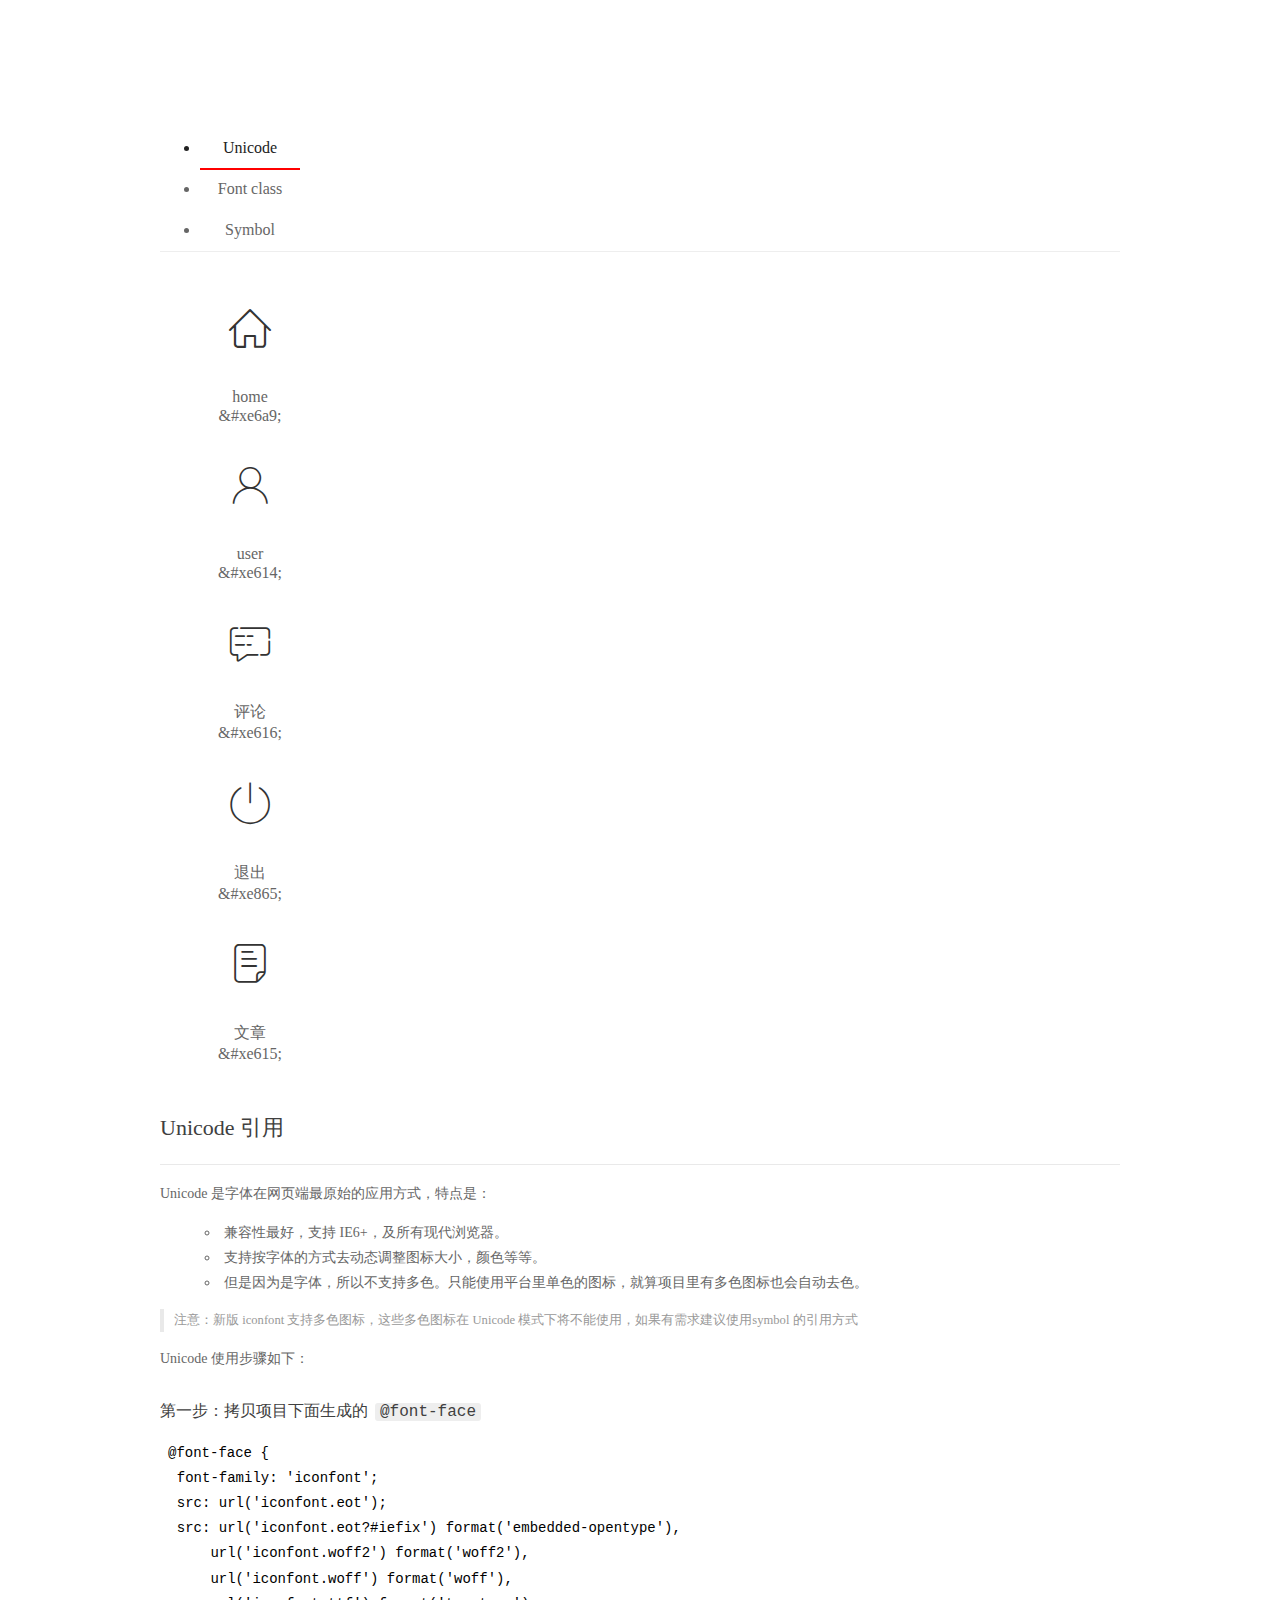
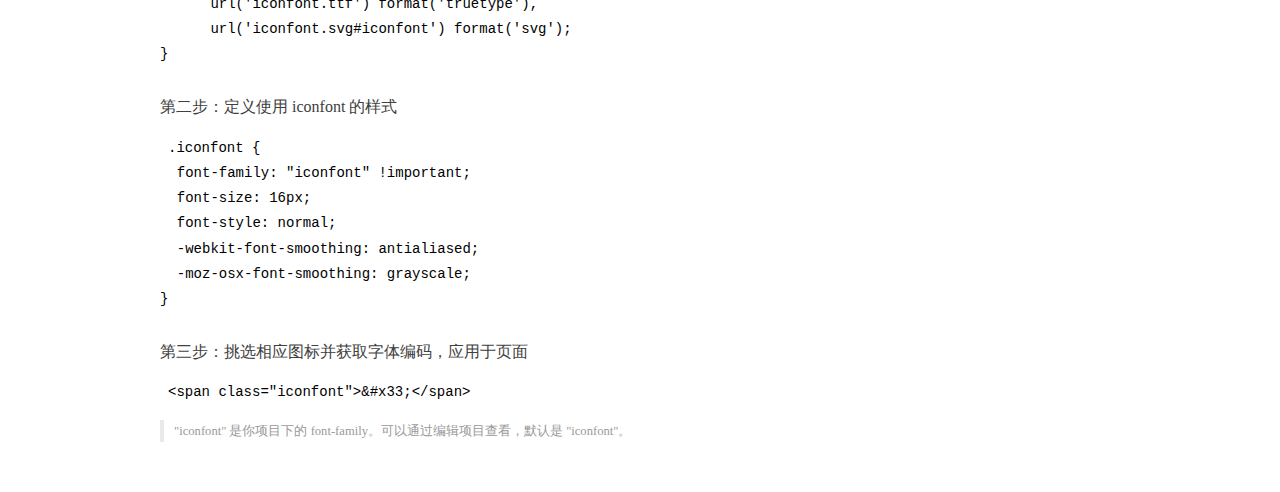
<file: assets/fonts/demo_index.html>
<!DOCTYPE html>
<html>
<head>
  <meta charset="utf-8"/>
  <title>IconFont Demo</title>
  <link rel="shortcut icon" href="https://gtms04.alicdn.com/tps/i4/TB1_oz6GVXXXXaFXpXXJDFnIXXX-64-64.ico" type="image/x-icon"/>
  <link rel="stylesheet" href="https://g.alicdn.com/thx/cube/1.3.2/cube.min.css">
  <link rel="stylesheet" href="demo.css">
  <link rel="stylesheet" href="iconfont.css">
  <script src="iconfont.js"></script>
  <!-- jQuery -->
  <script src="https://a1.alicdn.com/oss/uploads/2018/12/26/7bfddb60-08e8-11e9-9b04-53e73bb6408b.js"></script>
  <!-- 代码高亮 -->
  <script src="https://a1.alicdn.com/oss/uploads/2018/12/26/a3f714d0-08e6-11e9-8a15-ebf944d7534c.js"></script>
</head>
<body>
  <div class="main">
    <h1 class="logo"><a href="https://www.iconfont.cn/" title="iconfont 首页" target="_blank">&#xe86b;</a></h1>
    <div class="nav-tabs">
      <ul id="tabs" class="dib-box">
        <li class="dib active"><span>Unicode</span></li>
        <li class="dib"><span>Font class</span></li>
        <li class="dib"><span>Symbol</span></li>
      </ul>
      
    </div>
    <div class="tab-container">
      <div class="content unicode" style="display: block;">
          <ul class="icon_lists dib-box">
          
            <li class="dib">
              <span class="icon iconfont">&#xe6a9;</span>
                <div class="name">home</div>
                <div class="code-name">&amp;#xe6a9;</div>
              </li>
          
            <li class="dib">
              <span class="icon iconfont">&#xe614;</span>
                <div class="name">user</div>
                <div class="code-name">&amp;#xe614;</div>
              </li>
          
            <li class="dib">
              <span class="icon iconfont">&#xe616;</span>
                <div class="name">评论</div>
                <div class="code-name">&amp;#xe616;</div>
              </li>
          
            <li class="dib">
              <span class="icon iconfont">&#xe865;</span>
                <div class="name">退出</div>
                <div class="code-name">&amp;#xe865;</div>
              </li>
          
            <li class="dib">
              <span class="icon iconfont">&#xe615;</span>
                <div class="name">文章</div>
                <div class="code-name">&amp;#xe615;</div>
              </li>
          
          </ul>
          <div class="article markdown">
          <h2 id="unicode-">Unicode 引用</h2>
          <hr>

          <p>Unicode 是字体在网页端最原始的应用方式，特点是：</p>
          <ul>
            <li>兼容性最好，支持 IE6+，及所有现代浏览器。</li>
            <li>支持按字体的方式去动态调整图标大小，颜色等等。</li>
            <li>但是因为是字体，所以不支持多色。只能使用平台里单色的图标，就算项目里有多色图标也会自动去色。</li>
          </ul>
          <blockquote>
            <p>注意：新版 iconfont 支持多色图标，这些多色图标在 Unicode 模式下将不能使用，如果有需求建议使用symbol 的引用方式</p>
          </blockquote>
          <p>Unicode 使用步骤如下：</p>
          <h3 id="-font-face">第一步：拷贝项目下面生成的 <code>@font-face</code></h3>
<pre><code class="language-css"
>@font-face {
  font-family: 'iconfont';
  src: url('iconfont.eot');
  src: url('iconfont.eot?#iefix') format('embedded-opentype'),
      url('iconfont.woff2') format('woff2'),
      url('iconfont.woff') format('woff'),
      url('iconfont.ttf') format('truetype'),
      url('iconfont.svg#iconfont') format('svg');
}
</code></pre>
          <h3 id="-iconfont-">第二步：定义使用 iconfont 的样式</h3>
<pre><code class="language-css"
>.iconfont {
  font-family: "iconfont" !important;
  font-size: 16px;
  font-style: normal;
  -webkit-font-smoothing: antialiased;
  -moz-osx-font-smoothing: grayscale;
}
</code></pre>
          <h3 id="-">第三步：挑选相应图标并获取字体编码，应用于页面</h3>
<pre>
<code class="language-html"
>&lt;span class="iconfont"&gt;&amp;#x33;&lt;/span&gt;
</code></pre>
          <blockquote>
            <p>"iconfont" 是你项目下的 font-family。可以通过编辑项目查看，默认是 "iconfont"。</p>
          </blockquote>
          </div>
      </div>
      <div class="content font-class">
        <ul class="icon_lists dib-box">
          
          <li class="dib">
            <span class="icon iconfont icon-home"></span>
            <div class="name">
              home
            </div>
            <div class="code-name">.icon-home
            </div>
          </li>
          
          <li class="dib">
            <span class="icon iconfont icon-user"></span>
            <div class="name">
              user
            </div>
            <div class="code-name">.icon-user
            </div>
          </li>
          
          <li class="dib">
            <span class="icon iconfont icon-pinglun"></span>
            <div class="name">
              评论
            </div>
            <div class="code-name">.icon-pinglun
            </div>
          </li>
          
          <li class="dib">
            <span class="icon iconfont icon-tuichu"></span>
            <div class="name">
              退出
            </div>
            <div class="code-name">.icon-tuichu
            </div>
          </li>
          
          <li class="dib">
            <span class="icon iconfont icon-16"></span>
            <div class="name">
              文章
            </div>
            <div class="code-name">.icon-16
            </div>
          </li>
          
        </ul>
        <div class="article markdown">
        <h2 id="font-class-">font-class 引用</h2>
        <hr>

        <p>font-class 是 Unicode 使用方式的一种变种，主要是解决 Unicode 书写不直观，语意不明确的问题。</p>
        <p>与 Unicode 使用方式相比，具有如下特点：</p>
        <ul>
          <li>兼容性良好，支持 IE8+，及所有现代浏览器。</li>
          <li>相比于 Unicode 语意明确，书写更直观。可以很容易分辨这个 icon 是什么。</li>
          <li>因为使用 class 来定义图标，所以当要替换图标时，只需要修改 class 里面的 Unicode 引用。</li>
          <li>不过因为本质上还是使用的字体，所以多色图标还是不支持的。</li>
        </ul>
        <p>使用步骤如下：</p>
        <h3 id="-fontclass-">第一步：引入项目下面生成的 fontclass 代码：</h3>
<pre><code class="language-html">&lt;link rel="stylesheet" href="./iconfont.css"&gt;
</code></pre>
        <h3 id="-">第二步：挑选相应图标并获取类名，应用于页面：</h3>
<pre><code class="language-html">&lt;span class="iconfont icon-xxx"&gt;&lt;/span&gt;
</code></pre>
        <blockquote>
          <p>"
            iconfont" 是你项目下的 font-family。可以通过编辑项目查看，默认是 "iconfont"。</p>
        </blockquote>
      </div>
      </div>
      <div class="content symbol">
          <ul class="icon_lists dib-box">
          
            <li class="dib">
                <svg class="icon svg-icon" aria-hidden="true">
                  <use xlink:href="#icon-home"></use>
                </svg>
                <div class="name">home</div>
                <div class="code-name">#icon-home</div>
            </li>
          
            <li class="dib">
                <svg class="icon svg-icon" aria-hidden="true">
                  <use xlink:href="#icon-user"></use>
                </svg>
                <div class="name">user</div>
                <div class="code-name">#icon-user</div>
            </li>
          
            <li class="dib">
                <svg class="icon svg-icon" aria-hidden="true">
                  <use xlink:href="#icon-pinglun"></use>
                </svg>
                <div class="name">评论</div>
                <div class="code-name">#icon-pinglun</div>
            </li>
          
            <li class="dib">
                <svg class="icon svg-icon" aria-hidden="true">
                  <use xlink:href="#icon-tuichu"></use>
                </svg>
                <div class="name">退出</div>
                <div class="code-name">#icon-tuichu</div>
            </li>
          
            <li class="dib">
                <svg class="icon svg-icon" aria-hidden="true">
                  <use xlink:href="#icon-16"></use>
                </svg>
                <div class="name">文章</div>
                <div class="code-name">#icon-16</div>
            </li>
          
          </ul>
          <div class="article markdown">
          <h2 id="symbol-">Symbol 引用</h2>
          <hr>

          <p>这是一种全新的使用方式，应该说这才是未来的主流，也是平台目前推荐的用法。相关介绍可以参考这篇<a href="">文章</a>
            这种用法其实是做了一个 SVG 的集合，与另外两种相比具有如下特点：</p>
          <ul>
            <li>支持多色图标了，不再受单色限制。</li>
            <li>通过一些技巧，支持像字体那样，通过 <code>font-size</code>, <code>color</code> 来调整样式。</li>
            <li>兼容性较差，支持 IE9+，及现代浏览器。</li>
            <li>浏览器渲染 SVG 的性能一般，还不如 png。</li>
          </ul>
          <p>使用步骤如下：</p>
          <h3 id="-symbol-">第一步：引入项目下面生成的 symbol 代码：</h3>
<pre><code class="language-html">&lt;script src="./iconfont.js"&gt;&lt;/script&gt;
</code></pre>
          <h3 id="-css-">第二步：加入通用 CSS 代码（引入一次就行）：</h3>
<pre><code class="language-html">&lt;style&gt;
.icon {
  width: 1em;
  height: 1em;
  vertical-align: -0.15em;
  fill: currentColor;
  overflow: hidden;
}
&lt;/style&gt;
</code></pre>
          <h3 id="-">第三步：挑选相应图标并获取类名，应用于页面：</h3>
<pre><code class="language-html">&lt;svg class="icon" aria-hidden="true"&gt;
  &lt;use xlink:href="#icon-xxx"&gt;&lt;/use&gt;
&lt;/svg&gt;
</code></pre>
          </div>
      </div>

    </div>
  </div>
  <script>
  $(document).ready(function () {
      $('.tab-container .content:first').show()

      $('#tabs li').click(function (e) {
        var tabContent = $('.tab-container .content')
        var index = $(this).index()

        if ($(this).hasClass('active')) {
          return
        } else {
          $('#tabs li').removeClass('active')
          $(this).addClass('active')

          tabContent.hide().eq(index).fadeIn()
        }
      })
    })
  </script>
</body>
</html>
</file>
<file: assets/lib/layui/css/layui.css>
/** layui-v2.5.5 MIT License By https://www.layui.com */
 .layui-inline,img{display:inline-block;vertical-align:middle}h1,h2,h3,h4,h5,h6{font-weight:400}.layui-edge,.layui-header,.layui-inline,.layui-main{position:relative}.layui-body,.layui-edge,.layui-elip{overflow:hidden}.layui-btn,.layui-edge,.layui-inline,img{vertical-align:middle}.layui-btn,.layui-disabled,.layui-icon,.layui-unselect{-moz-user-select:none;-webkit-user-select:none;-ms-user-select:none}.layui-elip,.layui-form-checkbox span,.layui-form-pane .layui-form-label{text-overflow:ellipsis;white-space:nowrap}.layui-breadcrumb,.layui-tree-btnGroup{visibility:hidden}blockquote,body,button,dd,div,dl,dt,form,h1,h2,h3,h4,h5,h6,input,li,ol,p,pre,td,textarea,th,ul{margin:0;padding:0;-webkit-tap-highlight-color:rgba(0,0,0,0)}a:active,a:hover{outline:0}img{border:none}li{list-style:none}table{border-collapse:collapse;border-spacing:0}h4,h5,h6{font-size:100%}button,input,optgroup,option,select,textarea{font-family:inherit;font-size:inherit;font-style:inherit;font-weight:inherit;outline:0}pre{white-space:pre-wrap;white-space:-moz-pre-wrap;white-space:-pre-wrap;white-space:-o-pre-wrap;word-wrap:break-word}body{line-height:24px;font:14px Helvetica Neue,Helvetica,PingFang SC,Tahoma,Arial,sans-serif}hr{height:1px;margin:10px 0;border:0;clear:both}a{color:#333;text-decoration:none}a:hover{color:#777}a cite{font-style:normal;*cursor:pointer}.layui-border-box,.layui-border-box *{box-sizing:border-box}.layui-box,.layui-box *{box-sizing:content-box}.layui-clear{clear:both;*zoom:1}.layui-clear:after{content:'\20';clear:both;*zoom:1;display:block;height:0}.layui-inline{*display:inline;*zoom:1}.layui-edge{display:inline-block;width:0;height:0;border-width:6px;border-style:dashed;border-color:transparent}.layui-edge-top{top:-4px;border-bottom-color:#999;border-bottom-style:solid}.layui-edge-right{border-left-color:#999;border-left-style:solid}.layui-edge-bottom{top:2px;border-top-color:#999;border-top-style:solid}.layui-edge-left{border-right-color:#999;border-right-style:solid}.layui-disabled,.layui-disabled:hover{color:#d2d2d2!important;cursor:not-allowed!important}.layui-circle{border-radius:100%}.layui-show{display:block!important}.layui-hide{display:none!important}@font-face{font-family:layui-icon;src:url(../font/iconfont.eot?v=250);src:url(../font/iconfont.eot?v=250#iefix) format('embedded-opentype'),url(../font/iconfont.woff2?v=250) format('woff2'),url(../font/iconfont.woff?v=250) format('woff'),url(../font/iconfont.ttf?v=250) format('truetype'),url(../font/iconfont.svg?v=250#layui-icon) format('svg')}.layui-icon{font-family:layui-icon!important;font-size:16px;font-style:normal;-webkit-font-smoothing:antialiased;-moz-osx-font-smoothing:grayscale}.layui-icon-reply-fill:before{content:"\e611"}.layui-icon-set-fill:before{content:"\e614"}.layui-icon-menu-fill:before{content:"\e60f"}.layui-icon-search:before{content:"\e615"}.layui-icon-share:before{content:"\e641"}.layui-icon-set-sm:before{content:"\e620"}.layui-icon-engine:before{content:"\e628"}.layui-icon-close:before{content:"\1006"}.layui-icon-close-fill:before{content:"\1007"}.layui-icon-chart-screen:before{content:"\e629"}.layui-icon-star:before{content:"\e600"}.layui-icon-circle-dot:before{content:"\e617"}.layui-icon-chat:before{content:"\e606"}.layui-icon-release:before{content:"\e609"}.layui-icon-list:before{content:"\e60a"}.layui-icon-chart:before{content:"\e62c"}.layui-icon-ok-circle:before{content:"\1005"}.layui-icon-layim-theme:before{content:"\e61b"}.layui-icon-table:before{content:"\e62d"}.layui-icon-right:before{content:"\e602"}.layui-icon-left:before{content:"\e603"}.layui-icon-cart-simple:before{content:"\e698"}.layui-icon-face-cry:before{content:"\e69c"}.layui-icon-face-smile:before{content:"\e6af"}.layui-icon-survey:before{content:"\e6b2"}.layui-icon-tree:before{content:"\e62e"}.layui-icon-upload-circle:before{content:"\e62f"}.layui-icon-add-circle:before{content:"\e61f"}.layui-icon-download-circle:before{content:"\e601"}.layui-icon-templeate-1:before{content:"\e630"}.layui-icon-util:before{content:"\e631"}.layui-icon-face-surprised:before{content:"\e664"}.layui-icon-edit:before{content:"\e642"}.layui-icon-speaker:before{content:"\e645"}.layui-icon-down:before{content:"\e61a"}.layui-icon-file:before{content:"\e621"}.layui-icon-layouts:before{content:"\e632"}.layui-icon-rate-half:before{content:"\e6c9"}.layui-icon-add-circle-fine:before{content:"\e608"}.layui-icon-prev-circle:before{content:"\e633"}.layui-icon-read:before{content:"\e705"}.layui-icon-404:before{content:"\e61c"}.layui-icon-carousel:before{content:"\e634"}.layui-icon-help:before{content:"\e607"}.layui-icon-code-circle:before{content:"\e635"}.layui-icon-water:before{content:"\e636"}.layui-icon-username:before{content:"\e66f"}.layui-icon-find-fill:before{content:"\e670"}.layui-icon-about:before{content:"\e60b"}.layui-icon-location:before{content:"\e715"}.layui-icon-up:before{content:"\e619"}.layui-icon-pause:before{content:"\e651"}.layui-icon-date:before{content:"\e637"}.layui-icon-layim-uploadfile:before{content:"\e61d"}.layui-icon-delete:before{content:"\e640"}.layui-icon-play:before{content:"\e652"}.layui-icon-top:before{content:"\e604"}.layui-icon-friends:before{content:"\e612"}.layui-icon-refresh-3:before{content:"\e9aa"}.layui-icon-ok:before{content:"\e605"}.layui-icon-layer:before{content:"\e638"}.layui-icon-face-smile-fine:before{content:"\e60c"}.layui-icon-dollar:before{content:"\e659"}.layui-icon-group:before{content:"\e613"}.layui-icon-layim-download:before{content:"\e61e"}.layui-icon-picture-fine:before{content:"\e60d"}.layui-icon-link:before{content:"\e64c"}.layui-icon-diamond:before{content:"\e735"}.layui-icon-log:before{content:"\e60e"}.layui-icon-rate-solid:before{content:"\e67a"}.layui-icon-fonts-del:before{content:"\e64f"}.layui-icon-unlink:before{content:"\e64d"}.layui-icon-fonts-clear:before{content:"\e639"}.layui-icon-triangle-r:before{content:"\e623"}.layui-icon-circle:before{content:"\e63f"}.layui-icon-radio:before{content:"\e643"}.layui-icon-align-center:before{content:"\e647"}.layui-icon-align-right:before{content:"\e648"}.layui-icon-align-left:before{content:"\e649"}.layui-icon-loading-1:before{content:"\e63e"}.layui-icon-return:before{content:"\e65c"}.layui-icon-fonts-strong:before{content:"\e62b"}.layui-icon-upload:before{content:"\e67c"}.layui-icon-dialogue:before{content:"\e63a"}.layui-icon-video:before{content:"\e6ed"}.layui-icon-headset:before{content:"\e6fc"}.layui-icon-cellphone-fine:before{content:"\e63b"}.layui-icon-add-1:before{content:"\e654"}.layui-icon-face-smile-b:before{content:"\e650"}.layui-icon-fonts-html:before{content:"\e64b"}.layui-icon-form:before{content:"\e63c"}.layui-icon-cart:before{content:"\e657"}.layui-icon-camera-fill:before{content:"\e65d"}.layui-icon-tabs:before{content:"\e62a"}.layui-icon-fonts-code:before{content:"\e64e"}.layui-icon-fire:before{content:"\e756"}.layui-icon-set:before{content:"\e716"}.layui-icon-fonts-u:before{content:"\e646"}.layui-icon-triangle-d:before{content:"\e625"}.layui-icon-tips:before{content:"\e702"}.layui-icon-picture:before{content:"\e64a"}.layui-icon-more-vertical:before{content:"\e671"}.layui-icon-flag:before{content:"\e66c"}.layui-icon-loading:before{content:"\e63d"}.layui-icon-fonts-i:before{content:"\e644"}.layui-icon-refresh-1:before{content:"\e666"}.layui-icon-rmb:before{content:"\e65e"}.layui-icon-home:before{content:"\e68e"}.layui-icon-user:before{content:"\e770"}.layui-icon-notice:before{content:"\e667"}.layui-icon-login-weibo:before{content:"\e675"}.layui-icon-voice:before{content:"\e688"}.layui-icon-upload-drag:before{content:"\e681"}.layui-icon-login-qq:before{content:"\e676"}.layui-icon-snowflake:before{content:"\e6b1"}.layui-icon-file-b:before{content:"\e655"}.layui-icon-template:before{content:"\e663"}.layui-icon-auz:before{content:"\e672"}.layui-icon-console:before{content:"\e665"}.layui-icon-app:before{content:"\e653"}.layui-icon-prev:before{content:"\e65a"}.layui-icon-website:before{content:"\e7ae"}.layui-icon-next:before{content:"\e65b"}.layui-icon-component:before{content:"\e857"}.layui-icon-more:before{content:"\e65f"}.layui-icon-login-wechat:before{content:"\e677"}.layui-icon-shrink-right:before{content:"\e668"}.layui-icon-spread-left:before{content:"\e66b"}.layui-icon-camera:before{content:"\e660"}.layui-icon-note:before{content:"\e66e"}.layui-icon-refresh:before{content:"\e669"}.layui-icon-female:before{content:"\e661"}.layui-icon-male:before{content:"\e662"}.layui-icon-password:before{content:"\e673"}.layui-icon-senior:before{content:"\e674"}.layui-icon-theme:before{content:"\e66a"}.layui-icon-tread:before{content:"\e6c5"}.layui-icon-praise:before{content:"\e6c6"}.layui-icon-star-fill:before{content:"\e658"}.layui-icon-rate:before{content:"\e67b"}.layui-icon-template-1:before{content:"\e656"}.layui-icon-vercode:before{content:"\e679"}.layui-icon-cellphone:before{content:"\e678"}.layui-icon-screen-full:before{content:"\e622"}.layui-icon-screen-restore:before{content:"\e758"}.layui-icon-cols:before{content:"\e610"}.layui-icon-export:before{content:"\e67d"}.layui-icon-print:before{content:"\e66d"}.layui-icon-slider:before{content:"\e714"}.layui-icon-addition:before{content:"\e624"}.layui-icon-subtraction:before{content:"\e67e"}.layui-icon-service:before{content:"\e626"}.layui-icon-transfer:before{content:"\e691"}.layui-main{width:1140px;margin:0 auto}.layui-header{z-index:1000;height:60px}.layui-header a:hover{transition:all .5s;-webkit-transition:all .5s}.layui-side{position:fixed;left:0;top:0;bottom:0;z-index:999;width:200px;overflow-x:hidden}.layui-side-scroll{position:relative;width:220px;height:100%;overflow-x:hidden}.layui-body{position:absolute;left:200px;right:0;top:0;bottom:0;z-index:998;width:auto;overflow-y:auto;box-sizing:border-box}.layui-layout-body{overflow:hidden}.layui-layout-admin .layui-header{background-color:#23262E}.layui-layout-admin .layui-side{top:60px;width:200px;overflow-x:hidden}.layui-layout-admin .layui-body{position:fixed;top:60px;bottom:44px}.layui-layout-admin .layui-main{width:auto;margin:0 15px}.layui-layout-admin .layui-footer{position:fixed;left:200px;right:0;bottom:0;height:44px;line-height:44px;padding:0 15px;background-color:#eee}.layui-layout-admin .layui-logo{position:absolute;left:0;top:0;width:200px;height:100%;line-height:60px;text-align:center;color:#009688;font-size:16px}.layui-layout-admin .layui-header .layui-nav{background:0 0}.layui-layout-left{position:absolute!important;left:200px;top:0}.layui-layout-right{position:absolute!important;right:0;top:0}.layui-container{position:relative;margin:0 auto;padding:0 15px;box-sizing:border-box}.layui-fluid{position:relative;margin:0 auto;padding:0 15px}.layui-row:after,.layui-row:before{content:'';display:block;clear:both}.layui-col-lg1,.layui-col-lg10,.layui-col-lg11,.layui-col-lg12,.layui-col-lg2,.layui-col-lg3,.layui-col-lg4,.layui-col-lg5,.layui-col-lg6,.layui-col-lg7,.layui-col-lg8,.layui-col-lg9,.layui-col-md1,.layui-col-md10,.layui-col-md11,.layui-col-md12,.layui-col-md2,.layui-col-md3,.layui-col-md4,.layui-col-md5,.layui-col-md6,.layui-col-md7,.layui-col-md8,.layui-col-md9,.layui-col-sm1,.layui-col-sm10,.layui-col-sm11,.layui-col-sm12,.layui-col-sm2,.layui-col-sm3,.layui-col-sm4,.layui-col-sm5,.layui-col-sm6,.layui-col-sm7,.layui-col-sm8,.layui-col-sm9,.layui-col-xs1,.layui-col-xs10,.layui-col-xs11,.layui-col-xs12,.layui-col-xs2,.layui-col-xs3,.layui-col-xs4,.layui-col-xs5,.layui-col-xs6,.layui-col-xs7,.layui-col-xs8,.layui-col-xs9{position:relative;display:block;box-sizing:border-box}.layui-col-xs1,.layui-col-xs10,.layui-col-xs11,.layui-col-xs12,.layui-col-xs2,.layui-col-xs3,.layui-col-xs4,.layui-col-xs5,.layui-col-xs6,.layui-col-xs7,.layui-col-xs8,.layui-col-xs9{float:left}.layui-col-xs1{width:8.33333333%}.layui-col-xs2{width:16.66666667%}.layui-col-xs3{width:25%}.layui-col-xs4{width:33.33333333%}.layui-col-xs5{width:41.66666667%}.layui-col-xs6{width:50%}.layui-col-xs7{width:58.33333333%}.layui-col-xs8{width:66.66666667%}.layui-col-xs9{width:75%}.layui-col-xs10{width:83.33333333%}.layui-col-xs11{width:91.66666667%}.layui-col-xs12{width:100%}.layui-col-xs-offset1{margin-left:8.33333333%}.layui-col-xs-offset2{margin-left:16.66666667%}.layui-col-xs-offset3{margin-left:25%}.layui-col-xs-offset4{margin-left:33.33333333%}.layui-col-xs-offset5{margin-left:41.66666667%}.layui-col-xs-offset6{margin-left:50%}.layui-col-xs-offset7{margin-left:58.33333333%}.layui-col-xs-offset8{margin-left:66.66666667%}.layui-col-xs-offset9{margin-left:75%}.layui-col-xs-offset10{margin-left:83.33333333%}.layui-col-xs-offset11{margin-left:91.66666667%}.layui-col-xs-offset12{margin-left:100%}@media screen and (max-width:768px){.layui-hide-xs{display:none!important}.layui-show-xs-block{display:block!important}.layui-show-xs-inline{display:inline!important}.layui-show-xs-inline-block{display:inline-block!important}}@media screen and (min-width:768px){.layui-container{width:750px}.layui-hide-sm{display:none!important}.layui-show-sm-block{display:block!important}.layui-show-sm-inline{display:inline!important}.layui-show-sm-inline-block{display:inline-block!important}.layui-col-sm1,.layui-col-sm10,.layui-col-sm11,.layui-col-sm12,.layui-col-sm2,.layui-col-sm3,.layui-col-sm4,.layui-col-sm5,.layui-col-sm6,.layui-col-sm7,.layui-col-sm8,.layui-col-sm9{float:left}.layui-col-sm1{width:8.33333333%}.layui-col-sm2{width:16.66666667%}.layui-col-sm3{width:25%}.layui-col-sm4{width:33.33333333%}.layui-col-sm5{width:41.66666667%}.layui-col-sm6{width:50%}.layui-col-sm7{width:58.33333333%}.layui-col-sm8{width:66.66666667%}.layui-col-sm9{width:75%}.layui-col-sm10{width:83.33333333%}.layui-col-sm11{width:91.66666667%}.layui-col-sm12{width:100%}.layui-col-sm-offset1{margin-left:8.33333333%}.layui-col-sm-offset2{margin-left:16.66666667%}.layui-col-sm-offset3{margin-left:25%}.layui-col-sm-offset4{margin-left:33.33333333%}.layui-col-sm-offset5{margin-left:41.66666667%}.layui-col-sm-offset6{margin-left:50%}.layui-col-sm-offset7{margin-left:58.33333333%}.layui-col-sm-offset8{margin-left:66.66666667%}.layui-col-sm-offset9{margin-left:75%}.layui-col-sm-offset10{margin-left:83.33333333%}.layui-col-sm-offset11{margin-left:91.66666667%}.layui-col-sm-offset12{margin-left:100%}}@media screen and (min-width:992px){.layui-container{width:970px}.layui-hide-md{display:none!important}.layui-show-md-block{display:block!important}.layui-show-md-inline{display:inline!important}.layui-show-md-inline-block{display:inline-block!important}.layui-col-md1,.layui-col-md10,.layui-col-md11,.layui-col-md12,.layui-col-md2,.layui-col-md3,.layui-col-md4,.layui-col-md5,.layui-col-md6,.layui-col-md7,.layui-col-md8,.layui-col-md9{float:left}.layui-col-md1{width:8.33333333%}.layui-col-md2{width:16.66666667%}.layui-col-md3{width:25%}.layui-col-md4{width:33.33333333%}.layui-col-md5{width:41.66666667%}.layui-col-md6{width:50%}.layui-col-md7{width:58.33333333%}.layui-col-md8{width:66.66666667%}.layui-col-md9{width:75%}.layui-col-md10{width:83.33333333%}.layui-col-md11{width:91.66666667%}.layui-col-md12{width:100%}.layui-col-md-offset1{margin-left:8.33333333%}.layui-col-md-offset2{margin-left:16.66666667%}.layui-col-md-offset3{margin-left:25%}.layui-col-md-offset4{margin-left:33.33333333%}.layui-col-md-offset5{margin-left:41.66666667%}.layui-col-md-offset6{margin-left:50%}.layui-col-md-offset7{margin-left:58.33333333%}.layui-col-md-offset8{margin-left:66.66666667%}.layui-col-md-offset9{margin-left:75%}.layui-col-md-offset10{margin-left:83.33333333%}.layui-col-md-offset11{margin-left:91.66666667%}.layui-col-md-offset12{margin-left:100%}}@media screen and (min-width:1200px){.layui-container{width:1170px}.layui-hide-lg{display:none!important}.layui-show-lg-block{display:block!important}.layui-show-lg-inline{display:inline!important}.layui-show-lg-inline-block{display:inline-block!important}.layui-col-lg1,.layui-col-lg10,.layui-col-lg11,.layui-col-lg12,.layui-col-lg2,.layui-col-lg3,.layui-col-lg4,.layui-col-lg5,.layui-col-lg6,.layui-col-lg7,.layui-col-lg8,.layui-col-lg9{float:left}.layui-col-lg1{width:8.33333333%}.layui-col-lg2{width:16.66666667%}.layui-col-lg3{width:25%}.layui-col-lg4{width:33.33333333%}.layui-col-lg5{width:41.66666667%}.layui-col-lg6{width:50%}.layui-col-lg7{width:58.33333333%}.layui-col-lg8{width:66.66666667%}.layui-col-lg9{width:75%}.layui-col-lg10{width:83.33333333%}.layui-col-lg11{width:91.66666667%}.layui-col-lg12{width:100%}.layui-col-lg-offset1{margin-left:8.33333333%}.layui-col-lg-offset2{margin-left:16.66666667%}.layui-col-lg-offset3{margin-left:25%}.layui-col-lg-offset4{margin-left:33.33333333%}.layui-col-lg-offset5{margin-left:41.66666667%}.layui-col-lg-offset6{margin-left:50%}.layui-col-lg-offset7{margin-left:58.33333333%}.layui-col-lg-offset8{margin-left:66.66666667%}.layui-col-lg-offset9{margin-left:75%}.layui-col-lg-offset10{margin-left:83.33333333%}.layui-col-lg-offset11{margin-left:91.66666667%}.layui-col-lg-offset12{margin-left:100%}}.layui-col-space1{margin:-.5px}.layui-col-space1>*{padding:.5px}.layui-col-space3{margin:-1.5px}.layui-col-space3>*{padding:1.5px}.layui-col-space5{margin:-2.5px}.layui-col-space5>*{padding:2.5px}.layui-col-space8{margin:-3.5px}.layui-col-space8>*{padding:3.5px}.layui-col-space10{margin:-5px}.layui-col-space10>*{padding:5px}.layui-col-space12{margin:-6px}.layui-col-space12>*{padding:6px}.layui-col-space15{margin:-7.5px}.layui-col-space15>*{padding:7.5px}.layui-col-space18{margin:-9px}.layui-col-space18>*{padding:9px}.layui-col-space20{margin:-10px}.layui-col-space20>*{padding:10px}.layui-col-space22{margin:-11px}.layui-col-space22>*{padding:11px}.layui-col-space25{margin:-12.5px}.layui-col-space25>*{padding:12.5px}.layui-col-space30{margin:-15px}.layui-col-space30>*{padding:15px}.layui-btn,.layui-input,.layui-select,.layui-textarea,.layui-upload-button{outline:0;-webkit-appearance:none;transition:all .3s;-webkit-transition:all .3s;box-sizing:border-box}.layui-elem-quote{margin-bottom:10px;padding:15px;line-height:22px;border-left:5px solid #009688;border-radius:0 2px 2px 0;background-color:#f2f2f2}.layui-quote-nm{border-style:solid;border-width:1px 1px 1px 5px;background:0 0}.layui-elem-field{margin-bottom:10px;padding:0;border-width:1px;border-style:solid}.layui-elem-field legend{margin-left:20px;padding:0 10px;font-size:20px;font-weight:300}.layui-field-title{margin:10px 0 20px;border-width:1px 0 0}.layui-field-box{padding:10px 15px}.layui-field-title .layui-field-box{padding:10px 0}.layui-progress{position:relative;height:6px;border-radius:20px;background-color:#e2e2e2}.layui-progress-bar{position:absolute;left:0;top:0;width:0;max-width:100%;height:6px;border-radius:20px;text-align:right;background-color:#5FB878;transition:all .3s;-webkit-transition:all .3s}.layui-progress-big,.layui-progress-big .layui-progress-bar{height:18px;line-height:18px}.layui-progress-text{position:relative;top:-20px;line-height:18px;font-size:12px;color:#666}.layui-progress-big .layui-progress-text{position:static;padding:0 10px;color:#fff}.layui-collapse{border-width:1px;border-style:solid;border-radius:2px}.layui-colla-content,.layui-colla-item{border-top-width:1px;border-top-style:solid}.layui-colla-item:first-child{border-top:none}.layui-colla-title{position:relative;height:42px;line-height:42px;padding:0 15px 0 35px;color:#333;background-color:#f2f2f2;cursor:pointer;font-size:14px;overflow:hidden}.layui-colla-content{display:none;padding:10px 15px;line-height:22px;color:#666}.layui-colla-icon{position:absolute;left:15px;top:0;font-size:14px}.layui-card{margin-bottom:15px;border-radius:2px;background-color:#fff;box-shadow:0 1px 2px 0 rgba(0,0,0,.05)}.layui-card:last-child{margin-bottom:0}.layui-card-header{position:relative;height:42px;line-height:42px;padding:0 15px;border-bottom:1px solid #f6f6f6;color:#333;border-radius:2px 2px 0 0;font-size:14px}.layui-bg-black,.layui-bg-blue,.layui-bg-cyan,.layui-bg-green,.layui-bg-orange,.layui-bg-red{color:#fff!important}.layui-card-body{position:relative;padding:10px 15px;line-height:24px}.layui-card-body[pad15]{padding:15px}.layui-card-body[pad20]{padding:20px}.layui-card-body .layui-table{margin:5px 0}.layui-card .layui-tab{margin:0}.layui-panel-window{position:relative;padding:15px;border-radius:0;border-top:5px solid #E6E6E6;background-color:#fff}.layui-auxiliar-moving{position:fixed;left:0;right:0;top:0;bottom:0;width:100%;height:100%;background:0 0;z-index:9999999999}.layui-form-label,.layui-form-mid,.layui-form-select,.layui-input-block,.layui-input-inline,.layui-textarea{position:relative}.layui-bg-red{background-color:#FF5722!important}.layui-bg-orange{background-color:#FFB800!important}.layui-bg-green{background-color:#009688!important}.layui-bg-cyan{background-color:#2F4056!important}.layui-bg-blue{background-color:#1E9FFF!important}.layui-bg-black{background-color:#393D49!important}.layui-bg-gray{background-color:#eee!important;color:#666!important}.layui-badge-rim,.layui-colla-content,.layui-colla-item,.layui-collapse,.layui-elem-field,.layui-form-pane .layui-form-item[pane],.layui-form-pane .layui-form-label,.layui-input,.layui-layedit,.layui-layedit-tool,.layui-quote-nm,.layui-select,.layui-tab-bar,.layui-tab-card,.layui-tab-title,.layui-tab-title .layui-this:after,.layui-textarea{border-color:#e6e6e6}.layui-timeline-item:before,hr{background-color:#e6e6e6}.layui-text{line-height:22px;font-size:14px;color:#666}.layui-text h1,.layui-text h2,.layui-text h3{font-weight:500;color:#333}.layui-text h1{font-size:30px}.layui-text h2{font-size:24px}.layui-text h3{font-size:18px}.layui-text a:not(.layui-btn){color:#01AAED}.layui-text a:not(.layui-btn):hover{text-decoration:underline}.layui-text ul{padding:5px 0 5px 15px}.layui-text ul li{margin-top:5px;list-style-type:disc}.layui-text em,.layui-word-aux{color:#999!important;padding:0 5px!important}.layui-btn{display:inline-block;height:38px;line-height:38px;padding:0 18px;background-color:#009688;color:#fff;white-space:nowrap;text-align:center;font-size:14px;border:none;border-radius:2px;cursor:pointer}.layui-btn:hover{opacity:.8;filter:alpha(opacity=80);color:#fff}.layui-btn:active{opacity:1;filter:alpha(opacity=100)}.layui-btn+.layui-btn{margin-left:10px}.layui-btn-container{font-size:0}.layui-btn-container .layui-btn{margin-right:10px;margin-bottom:10px}.layui-btn-container .layui-btn+.layui-btn{margin-left:0}.layui-table .layui-btn-container .layui-btn{margin-bottom:9px}.layui-btn-radius{border-radius:100px}.layui-btn .layui-icon{margin-right:3px;font-size:18px;vertical-align:bottom;vertical-align:middle\9}.layui-btn-primary{border:1px solid #C9C9C9;background-color:#fff;color:#555}.layui-btn-primary:hover{border-color:#009688;color:#333}.layui-btn-normal{background-color:#1E9FFF}.layui-btn-warm{background-color:#FFB800}.layui-btn-danger{background-color:#FF5722}.layui-btn-checked{background-color:#5FB878}.layui-btn-disabled,.layui-btn-disabled:active,.layui-btn-disabled:hover{border:1px solid #e6e6e6;background-color:#FBFBFB;color:#C9C9C9;cursor:not-allowed;opacity:1}.layui-btn-lg{height:44px;line-height:44px;padding:0 25px;font-size:16px}.layui-btn-sm{height:30px;line-height:30px;padding:0 10px;font-size:12px}.layui-btn-sm i{font-size:16px!important}.layui-btn-xs{height:22px;line-height:22px;padding:0 5px;font-size:12px}.layui-btn-xs i{font-size:14px!important}.layui-btn-group{display:inline-block;vertical-align:middle;font-size:0}.layui-btn-group .layui-btn{margin-left:0!important;margin-right:0!important;border-left:1px solid rgba(255,255,255,.5);border-radius:0}.layui-btn-group .layui-btn-primary{border-left:none}.layui-btn-group .layui-btn-primary:hover{border-color:#C9C9C9;color:#009688}.layui-btn-group .layui-btn:first-child{border-left:none;border-radius:2px 0 0 2px}.layui-btn-group .layui-btn-primary:first-child{border-left:1px solid #c9c9c9}.layui-btn-group .layui-btn:last-child{border-radius:0 2px 2px 0}.layui-btn-group .layui-btn+.layui-btn{margin-left:0}.layui-btn-group+.layui-btn-group{margin-left:10px}.layui-btn-fluid{width:100%}.layui-input,.layui-select,.layui-textarea{height:38px;line-height:1.3;line-height:38px\9;border-width:1px;border-style:solid;background-color:#fff;border-radius:2px}.layui-input::-webkit-input-placeholder,.layui-select::-webkit-input-placeholder,.layui-textarea::-webkit-input-placeholder{line-height:1.3}.layui-input,.layui-textarea{display:block;width:100%;padding-left:10px}.layui-input:hover,.layui-textarea:hover{border-color:#D2D2D2!important}.layui-input:focus,.layui-textarea:focus{border-color:#C9C9C9!important}.layui-textarea{min-height:100px;height:auto;line-height:20px;padding:6px 10px;resize:vertical}.layui-select{padding:0 10px}.layui-form input[type=checkbox],.layui-form input[type=radio],.layui-form select{display:none}.layui-form [lay-ignore]{display:initial}.layui-form-item{margin-bottom:15px;clear:both;*zoom:1}.layui-form-item:after{content:'\20';clear:both;*zoom:1;display:block;height:0}.layui-form-label{float:left;display:block;padding:9px 15px;width:80px;font-weight:400;line-height:20px;text-align:right}.layui-form-label-col{display:block;float:none;padding:9px 0;line-height:20px;text-align:left}.layui-form-item .layui-inline{margin-bottom:5px;margin-right:10px}.layui-input-block{margin-left:110px;min-height:36px}.layui-input-inline{display:inline-block;vertical-align:middle}.layui-form-item .layui-input-inline{float:left;width:190px;margin-right:10px}.layui-form-text .layui-input-inline{width:auto}.layui-form-mid{float:left;display:block;padding:9px 0!important;line-height:20px;margin-right:10px}.layui-form-danger+.layui-form-select .layui-input,.layui-form-danger:focus{border-color:#FF5722!important}.layui-form-select .layui-input{padding-right:30px;cursor:pointer}.layui-form-select .layui-edge{position:absolute;right:10px;top:50%;margin-top:-3px;cursor:pointer;border-width:6px;border-top-color:#c2c2c2;border-top-style:solid;transition:all .3s;-webkit-transition:all .3s}.layui-form-select dl{display:none;position:absolute;left:0;top:42px;padding:5px 0;z-index:899;min-width:100%;border:1px solid #d2d2d2;max-height:300px;overflow-y:auto;background-color:#fff;border-radius:2px;box-shadow:0 2px 4px rgba(0,0,0,.12);box-sizing:border-box}.layui-form-select dl dd,.layui-form-select dl dt{padding:0 10px;line-height:36px;white-space:nowrap;overflow:hidden;text-overflow:ellipsis}.layui-form-select dl dt{font-size:12px;color:#999}.layui-form-select dl dd{cursor:pointer}.layui-form-select dl dd:hover{background-color:#f2f2f2;-webkit-transition:.5s all;transition:.5s all}.layui-form-select .layui-select-group dd{padding-left:20px}.layui-form-select dl dd.layui-select-tips{padding-left:10px!important;color:#999}.layui-form-select dl dd.layui-this{background-color:#5FB878;color:#fff}.layui-form-checkbox,.layui-form-select dl dd.layui-disabled{background-color:#fff}.layui-form-selected dl{display:block}.layui-form-checkbox,.layui-form-checkbox *,.layui-form-switch{display:inline-block;vertical-align:middle}.layui-form-selected .layui-edge{margin-top:-9px;-webkit-transform:rotate(180deg);transform:rotate(180deg);margin-top:-3px\9}:root .layui-form-selected .layui-edge{margin-top:-9px\0/IE9}.layui-form-selectup dl{top:auto;bottom:42px}.layui-select-none{margin:5px 0;text-align:center;color:#999}.layui-select-disabled .layui-disabled{border-color:#eee!important}.layui-select-disabled .layui-edge{border-top-color:#d2d2d2}.layui-form-checkbox{position:relative;height:30px;line-height:30px;margin-right:10px;padding-right:30px;cursor:pointer;font-size:0;-webkit-transition:.1s linear;transition:.1s linear;box-sizing:border-box}.layui-form-checkbox span{padding:0 10px;height:100%;font-size:14px;border-radius:2px 0 0 2px;background-color:#d2d2d2;color:#fff;overflow:hidden}.layui-form-checkbox:hover span{background-color:#c2c2c2}.layui-form-checkbox i{position:absolute;right:0;top:0;width:30px;height:28px;border:1px solid #d2d2d2;border-left:none;border-radius:0 2px 2px 0;color:#fff;font-size:20px;text-align:center}.layui-form-checkbox:hover i{border-color:#c2c2c2;color:#c2c2c2}.layui-form-checked,.layui-form-checked:hover{border-color:#5FB878}.layui-form-checked span,.layui-form-checked:hover span{background-color:#5FB878}.layui-form-checked i,.layui-form-checked:hover i{color:#5FB878}.layui-form-item .layui-form-checkbox{margin-top:4px}.layui-form-checkbox[lay-skin=primary]{height:auto!important;line-height:normal!important;min-width:18px;min-height:18px;border:none!important;margin-right:0;padding-left:28px;padding-right:0;background:0 0}.layui-form-checkbox[lay-skin=primary] span{padding-left:0;padding-right:15px;line-height:18px;background:0 0;color:#666}.layui-form-checkbox[lay-skin=primary] i{right:auto;left:0;width:16px;height:16px;line-height:16px;border:1px solid #d2d2d2;font-size:12px;border-radius:2px;background-color:#fff;-webkit-transition:.1s linear;transition:.1s linear}.layui-form-checkbox[lay-skin=primary]:hover i{border-color:#5FB878;color:#fff}.layui-form-checked[lay-skin=primary] i{border-color:#5FB878!important;background-color:#5FB878;color:#fff}.layui-checkbox-disbaled[lay-skin=primary] span{background:0 0!important;color:#c2c2c2}.layui-checkbox-disbaled[lay-skin=primary]:hover i{border-color:#d2d2d2}.layui-form-item .layui-form-checkbox[lay-skin=primary]{margin-top:10px}.layui-form-switch{position:relative;height:22px;line-height:22px;min-width:35px;padding:0 5px;margin-top:8px;border:1px solid #d2d2d2;border-radius:20px;cursor:pointer;background-color:#fff;-webkit-transition:.1s linear;transition:.1s linear}.layui-form-switch i{position:absolute;left:5px;top:3px;width:16px;height:16px;border-radius:20px;background-color:#d2d2d2;-webkit-transition:.1s linear;transition:.1s linear}.layui-form-switch em{position:relative;top:0;width:25px;margin-left:21px;padding:0!important;text-align:center!important;color:#999!important;font-style:normal!important;font-size:12px}.layui-form-onswitch{border-color:#5FB878;background-color:#5FB878}.layui-checkbox-disbaled,.layui-checkbox-disbaled i{border-color:#e2e2e2!important}.layui-form-onswitch i{left:100%;margin-left:-21px;background-color:#fff}.layui-form-onswitch em{margin-left:5px;margin-right:21px;color:#fff!important}.layui-checkbox-disbaled span{background-color:#e2e2e2!important}.layui-checkbox-disbaled:hover i{color:#fff!important}[lay-radio]{display:none}.layui-form-radio,.layui-form-radio *{display:inline-block;vertical-align:middle}.layui-form-radio{line-height:28px;margin:6px 10px 0 0;padding-right:10px;cursor:pointer;font-size:0}.layui-form-radio *{font-size:14px}.layui-form-radio>i{margin-right:8px;font-size:22px;color:#c2c2c2}.layui-form-radio>i:hover,.layui-form-radioed>i{color:#5FB878}.layui-radio-disbaled>i{color:#e2e2e2!important}.layui-form-pane .layui-form-label{width:110px;padding:8px 15px;height:38px;line-height:20px;border-width:1px;border-style:solid;border-radius:2px 0 0 2px;text-align:center;background-color:#FBFBFB;overflow:hidden;box-sizing:border-box}.layui-form-pane .layui-input-inline{margin-left:-1px}.layui-form-pane .layui-input-block{margin-left:110px;left:-1px}.layui-form-pane .layui-input{border-radius:0 2px 2px 0}.layui-form-pane .layui-form-text .layui-form-label{float:none;width:100%;border-radius:2px;box-sizing:border-box;text-align:left}.layui-form-pane .layui-form-text .layui-input-inline{display:block;margin:0;top:-1px;clear:both}.layui-form-pane .layui-form-text .layui-input-block{margin:0;left:0;top:-1px}.layui-form-pane .layui-form-text .layui-textarea{min-height:100px;border-radius:0 0 2px 2px}.layui-form-pane .layui-form-checkbox{margin:4px 0 4px 10px}.layui-form-pane .layui-form-radio,.layui-form-pane .layui-form-switch{margin-top:6px;margin-left:10px}.layui-form-pane .layui-form-item[pane]{position:relative;border-width:1px;border-style:solid}.layui-form-pane .layui-form-item[pane] .layui-form-label{position:absolute;left:0;top:0;height:100%;border-width:0 1px 0 0}.layui-form-pane .layui-form-item[pane] .layui-input-inline{margin-left:110px}@media screen and (max-width:450px){.layui-form-item .layui-form-label{text-overflow:ellipsis;overflow:hidden;white-space:nowrap}.layui-form-item .layui-inline{display:block;margin-right:0;margin-bottom:20px;clear:both}.layui-form-item .layui-inline:after{content:'\20';clear:both;display:block;height:0}.layui-form-item .layui-input-inline{display:block;float:none;left:-3px;width:auto;margin:0 0 10px 112px}.layui-form-item .layui-input-inline+.layui-form-mid{margin-left:110px;top:-5px;padding:0}.layui-form-item .layui-form-checkbox{margin-right:5px;margin-bottom:5px}}.layui-layedit{border-width:1px;border-style:solid;border-radius:2px}.layui-layedit-tool{padding:3px 5px;border-bottom-width:1px;border-bottom-style:solid;font-size:0}.layedit-tool-fixed{position:fixed;top:0;border-top:1px solid #e2e2e2}.layui-layedit-tool .layedit-tool-mid,.layui-layedit-tool .layui-icon{display:inline-block;vertical-align:middle;text-align:center;font-size:14px}.layui-layedit-tool .layui-icon{position:relative;width:32px;height:30px;line-height:30px;margin:3px 5px;color:#777;cursor:pointer;border-radius:2px}.layui-layedit-tool .layui-icon:hover{color:#393D49}.layui-layedit-tool .layui-icon:active{color:#000}.layui-layedit-tool .layedit-tool-active{background-color:#e2e2e2;color:#000}.layui-layedit-tool .layui-disabled,.layui-layedit-tool .layui-disabled:hover{color:#d2d2d2;cursor:not-allowed}.layui-layedit-tool .layedit-tool-mid{width:1px;height:18px;margin:0 10px;background-color:#d2d2d2}.layedit-tool-html{width:50px!important;font-size:30px!important}.layedit-tool-b,.layedit-tool-code,.layedit-tool-help{font-size:16px!important}.layedit-tool-d,.layedit-tool-face,.layedit-tool-image,.layedit-tool-unlink{font-size:18px!important}.layedit-tool-image input{position:absolute;font-size:0;left:0;top:0;width:100%;height:100%;opacity:.01;filter:Alpha(opacity=1);cursor:pointer}.layui-layedit-iframe iframe{display:block;width:100%}#LAY_layedit_code{overflow:hidden}.layui-laypage{display:inline-block;*display:inline;*zoom:1;vertical-align:middle;margin:10px 0;font-size:0}.layui-laypage>a:first-child,.layui-laypage>a:first-child em{border-radius:2px 0 0 2px}.layui-laypage>a:last-child,.layui-laypage>a:last-child em{border-radius:0 2px 2px 0}.layui-laypage>:first-child{margin-left:0!important}.layui-laypage>:last-child{margin-right:0!important}.layui-laypage a,.layui-laypage button,.layui-laypage input,.layui-laypage select,.layui-laypage span{border:1px solid #e2e2e2}.layui-laypage a,.layui-laypage span{display:inline-block;*display:inline;*zoom:1;vertical-align:middle;padding:0 15px;height:28px;line-height:28px;margin:0 -1px 5px 0;background-color:#fff;color:#333;font-size:12px}.layui-flow-more a *,.layui-laypage input,.layui-table-view select[lay-ignore]{display:inline-block}.layui-laypage a:hover{color:#009688}.layui-laypage em{font-style:normal}.layui-laypage .layui-laypage-spr{color:#999;font-weight:700}.layui-laypage a{text-decoration:none}.layui-laypage .layui-laypage-curr{position:relative}.layui-laypage .layui-laypage-curr em{position:relative;color:#fff}.layui-laypage .layui-laypage-curr .layui-laypage-em{position:absolute;left:-1px;top:-1px;padding:1px;width:100%;height:100%;background-color:#009688}.layui-laypage-em{border-radius:2px}.layui-laypage-next em,.layui-laypage-prev em{font-family:Sim sun;font-size:16px}.layui-laypage .layui-laypage-count,.layui-laypage .layui-laypage-limits,.layui-laypage .layui-laypage-refresh,.layui-laypage .layui-laypage-skip{margin-left:10px;margin-right:10px;padding:0;border:none}.layui-laypage .layui-laypage-limits,.layui-laypage .layui-laypage-refresh{vertical-align:top}.layui-laypage .layui-laypage-refresh i{font-size:18px;cursor:pointer}.layui-laypage select{height:22px;padding:3px;border-radius:2px;cursor:pointer}.layui-laypage .layui-laypage-skip{height:30px;line-height:30px;color:#999}.layui-laypage button,.layui-laypage input{height:30px;line-height:30px;border-radius:2px;vertical-align:top;background-color:#fff;box-sizing:border-box}.layui-laypage input{width:40px;margin:0 10px;padding:0 3px;text-align:center}.layui-laypage input:focus,.layui-laypage select:focus{border-color:#009688!important}.layui-laypage button{margin-left:10px;padding:0 10px;cursor:pointer}.layui-table,.layui-table-view{margin:10px 0}.layui-flow-more{margin:10px 0;text-align:center;color:#999;font-size:14px}.layui-flow-more a{height:32px;line-height:32px}.layui-flow-more a *{vertical-align:top}.layui-flow-more a cite{padding:0 20px;border-radius:3px;background-color:#eee;color:#333;font-style:normal}.layui-flow-more a cite:hover{opacity:.8}.layui-flow-more a i{font-size:30px;color:#737383}.layui-table{width:100%;background-color:#fff;color:#666}.layui-table tr{transition:all .3s;-webkit-transition:all .3s}.layui-table th{text-align:left;font-weight:400}.layui-table tbody tr:hover,.layui-table thead tr,.layui-table-click,.layui-table-header,.layui-table-hover,.layui-table-mend,.layui-table-patch,.layui-table-tool,.layui-table-total,.layui-table-total tr,.layui-table[lay-even] tr:nth-child(even){background-color:#f2f2f2}.layui-table td,.layui-table th,.layui-table-col-set,.layui-table-fixed-r,.layui-table-grid-down,.layui-table-header,.layui-table-page,.layui-table-tips-main,.layui-table-tool,.layui-table-total,.layui-table-view,.layui-table[lay-skin=line],.layui-table[lay-skin=row]{border-width:1px;border-style:solid;border-color:#e6e6e6}.layui-table td,.layui-table th{position:relative;padding:9px 15px;min-height:20px;line-height:20px;font-size:14px}.layui-table[lay-skin=line] td,.layui-table[lay-skin=line] th{border-width:0 0 1px}.layui-table[lay-skin=row] td,.layui-table[lay-skin=row] th{border-width:0 1px 0 0}.layui-table[lay-skin=nob] td,.layui-table[lay-skin=nob] th{border:none}.layui-table img{max-width:100px}.layui-table[lay-size=lg] td,.layui-table[lay-size=lg] th{padding:15px 30px}.layui-table-view .layui-table[lay-size=lg] .layui-table-cell{height:40px;line-height:40px}.layui-table[lay-size=sm] td,.layui-table[lay-size=sm] th{font-size:12px;padding:5px 10px}.layui-table-view .layui-table[lay-size=sm] .layui-table-cell{height:20px;line-height:20px}.layui-table[lay-data]{display:none}.layui-table-box{position:relative;overflow:hidden}.layui-table-view .layui-table{position:relative;width:auto;margin:0}.layui-table-view .layui-table[lay-skin=line]{border-width:0 1px 0 0}.layui-table-view .layui-table[lay-skin=row]{border-width:0 0 1px}.layui-table-view .layui-table td,.layui-table-view .layui-table th{padding:5px 0;border-top:none;border-left:none}.layui-table-view .layui-table th.layui-unselect .layui-table-cell span{cursor:pointer}.layui-table-view .layui-table td{cursor:default}.layui-table-view .layui-table td[data-edit=text]{cursor:text}.layui-table-view .layui-form-checkbox[lay-skin=primary] i{width:18px;height:18px}.layui-table-view .layui-form-radio{line-height:0;padding:0}.layui-table-view .layui-form-radio>i{margin:0;font-size:20px}.layui-table-init{position:absolute;left:0;top:0;width:100%;height:100%;text-align:center;z-index:110}.layui-table-init .layui-icon{position:absolute;left:50%;top:50%;margin:-15px 0 0 -15px;font-size:30px;color:#c2c2c2}.layui-table-header{border-width:0 0 1px;overflow:hidden}.layui-table-header .layui-table{margin-bottom:-1px}.layui-table-tool .layui-inline[lay-event]{position:relative;width:26px;height:26px;padding:5px;line-height:16px;margin-right:10px;text-align:center;color:#333;border:1px solid #ccc;cursor:pointer;-webkit-transition:.5s all;transition:.5s all}.layui-table-tool .layui-inline[lay-event]:hover{border:1px solid #999}.layui-table-tool-temp{padding-right:120px}.layui-table-tool-self{position:absolute;right:17px;top:10px}.layui-table-tool .layui-table-tool-self .layui-inline[lay-event]{margin:0 0 0 10px}.layui-table-tool-panel{position:absolute;top:29px;left:-1px;padding:5px 0;min-width:150px;min-height:40px;border:1px solid #d2d2d2;text-align:left;overflow-y:auto;background-color:#fff;box-shadow:0 2px 4px rgba(0,0,0,.12)}.layui-table-cell,.layui-table-tool-panel li{overflow:hidden;text-overflow:ellipsis;white-space:nowrap}.layui-table-tool-panel li{padding:0 10px;line-height:30px;-webkit-transition:.5s all;transition:.5s all}.layui-table-tool-panel li .layui-form-checkbox[lay-skin=primary]{width:100%;padding-left:28px}.layui-table-tool-panel li:hover{background-color:#f2f2f2}.layui-table-tool-panel li .layui-form-checkbox[lay-skin=primary] i{position:absolute;left:0;top:0}.layui-table-tool-panel li .layui-form-checkbox[lay-skin=primary] span{padding:0}.layui-table-tool .layui-table-tool-self .layui-table-tool-panel{left:auto;right:-1px}.layui-table-col-set{position:absolute;right:0;top:0;width:20px;height:100%;border-width:0 0 0 1px;background-color:#fff}.layui-table-sort{width:10px;height:20px;margin-left:5px;cursor:pointer!important}.layui-table-sort .layui-edge{position:absolute;left:5px;border-width:5px}.layui-table-sort .layui-table-sort-asc{top:3px;border-top:none;border-bottom-style:solid;border-bottom-color:#b2b2b2}.layui-table-sort .layui-table-sort-asc:hover{border-bottom-color:#666}.layui-table-sort .layui-table-sort-desc{bottom:5px;border-bottom:none;border-top-style:solid;border-top-color:#b2b2b2}.layui-table-sort .layui-table-sort-desc:hover{border-top-color:#666}.layui-table-sort[lay-sort=asc] .layui-table-sort-asc{border-bottom-color:#000}.layui-table-sort[lay-sort=desc] .layui-table-sort-desc{border-top-color:#000}.layui-table-cell{height:28px;line-height:28px;padding:0 15px;position:relative;box-sizing:border-box}.layui-table-cell .layui-form-checkbox[lay-skin=primary]{top:-1px;padding:0}.layui-table-cell .layui-table-link{color:#01AAED}.laytable-cell-checkbox,.laytable-cell-numbers,.laytable-cell-radio,.laytable-cell-space{padding:0;text-align:center}.layui-table-body{position:relative;overflow:auto;margin-right:-1px;margin-bottom:-1px}.layui-table-body .layui-none{line-height:26px;padding:15px;text-align:center;color:#999}.layui-table-fixed{position:absolute;left:0;top:0;z-index:101}.layui-table-fixed .layui-table-body{overflow:hidden}.layui-table-fixed-l{box-shadow:0 -1px 8px rgba(0,0,0,.08)}.layui-table-fixed-r{left:auto;right:-1px;border-width:0 0 0 1px;box-shadow:-1px 0 8px rgba(0,0,0,.08)}.layui-table-fixed-r .layui-table-header{position:relative;overflow:visible}.layui-table-mend{position:absolute;right:-49px;top:0;height:100%;width:50px}.layui-table-tool{position:relative;z-index:890;width:100%;min-height:50px;line-height:30px;padding:10px 15px;border-width:0 0 1px}.layui-table-tool .layui-btn-container{margin-bottom:-10px}.layui-table-page,.layui-table-total{border-width:1px 0 0;margin-bottom:-1px;overflow:hidden}.layui-table-page{position:relative;width:100%;padding:7px 7px 0;height:41px;font-size:12px;white-space:nowrap}.layui-table-page>div{height:26px}.layui-table-page .layui-laypage{margin:0}.layui-table-page .layui-laypage a,.layui-table-page .layui-laypage span{height:26px;line-height:26px;margin-bottom:10px;border:none;background:0 0}.layui-table-page .layui-laypage a,.layui-table-page .layui-laypage span.layui-laypage-curr{padding:0 12px}.layui-table-page .layui-laypage span{margin-left:0;padding:0}.layui-table-page .layui-laypage .layui-laypage-prev{margin-left:-7px!important}.layui-table-page .layui-laypage .layui-laypage-curr .layui-laypage-em{left:0;top:0;padding:0}.layui-table-page .layui-laypage button,.layui-table-page .layui-laypage input{height:26px;line-height:26px}.layui-table-page .layui-laypage input{width:40px}.layui-table-page .layui-laypage button{padding:0 10px}.layui-table-page select{height:18px}.layui-table-patch .layui-table-cell{padding:0;width:30px}.layui-table-edit{position:absolute;left:0;top:0;width:100%;height:100%;padding:0 14px 1px;border-radius:0;box-shadow:1px 1px 20px rgba(0,0,0,.15)}.layui-table-edit:focus{border-color:#5FB878!important}select.layui-table-edit{padding:0 0 0 10px;border-color:#C9C9C9}.layui-table-view .layui-form-checkbox,.layui-table-view .layui-form-radio,.layui-table-view .layui-form-switch{top:0;margin:0;box-sizing:content-box}.layui-table-view .layui-form-checkbox{top:-1px;height:26px;line-height:26px}.layui-table-view .layui-form-checkbox i{height:26px}.layui-table-grid .layui-table-cell{overflow:visible}.layui-table-grid-down{position:absolute;top:0;right:0;width:26px;height:100%;padding:5px 0;border-width:0 0 0 1px;text-align:center;background-color:#fff;color:#999;cursor:pointer}.layui-table-grid-down .layui-icon{position:absolute;top:50%;left:50%;margin:-8px 0 0 -8px}.layui-table-grid-down:hover{background-color:#fbfbfb}body .layui-table-tips .layui-layer-content{background:0 0;padding:0;box-shadow:0 1px 6px rgba(0,0,0,.12)}.layui-table-tips-main{margin:-44px 0 0 -1px;max-height:150px;padding:8px 15px;font-size:14px;overflow-y:scroll;background-color:#fff;color:#666}.layui-table-tips-c{position:absolute;right:-3px;top:-13px;width:20px;height:20px;padding:3px;cursor:pointer;background-color:#666;border-radius:50%;color:#fff}.layui-table-tips-c:hover{background-color:#777}.layui-table-tips-c:before{position:relative;right:-2px}.layui-upload-file{display:none!important;opacity:.01;filter:Alpha(opacity=1)}.layui-upload-drag,.layui-upload-form,.layui-upload-wrap{display:inline-block}.layui-upload-list{margin:10px 0}.layui-upload-choose{padding:0 10px;color:#999}.layui-upload-drag{position:relative;padding:30px;border:1px dashed #e2e2e2;background-color:#fff;text-align:center;cursor:pointer;color:#999}.layui-upload-drag .layui-icon{font-size:50px;color:#009688}.layui-upload-drag[lay-over]{border-color:#009688}.layui-upload-iframe{position:absolute;width:0;height:0;border:0;visibility:hidden}.layui-upload-wrap{position:relative;vertical-align:middle}.layui-upload-wrap .layui-upload-file{display:block!important;position:absolute;left:0;top:0;z-index:10;font-size:100px;width:100%;height:100%;opacity:.01;filter:Alpha(opacity=1);cursor:pointer}.layui-transfer-active,.layui-transfer-box{display:inline-block;vertical-align:middle}.layui-transfer-box,.layui-transfer-header,.layui-transfer-search{border-width:0;border-style:solid;border-color:#e6e6e6}.layui-transfer-box{position:relative;border-width:1px;width:200px;height:360px;border-radius:2px;background-color:#fff}.layui-transfer-box .layui-form-checkbox{width:100%;margin:0!important}.layui-transfer-header{height:38px;line-height:38px;padding:0 10px;border-bottom-width:1px}.layui-transfer-search{position:relative;padding:10px;border-bottom-width:1px}.layui-transfer-search .layui-input{height:32px;padding-left:30px;font-size:12px}.layui-transfer-search .layui-icon-search{position:absolute;left:20px;top:50%;margin-top:-8px;color:#666}.layui-transfer-active{margin:0 15px}.layui-transfer-active .layui-btn{display:block;margin:0;padding:0 15px;background-color:#5FB878;border-color:#5FB878;color:#fff}.layui-transfer-active .layui-btn-disabled{background-color:#FBFBFB;border-color:#e6e6e6;color:#C9C9C9}.layui-transfer-active .layui-btn:first-child{margin-bottom:15px}.layui-transfer-active .layui-btn .layui-icon{margin:0;font-size:14px!important}.layui-transfer-data{padding:5px 0;overflow:auto}.layui-transfer-data li{height:32px;line-height:32px;padding:0 10px}.layui-transfer-data li:hover{background-color:#f2f2f2;transition:.5s all}.layui-transfer-data .layui-none{padding:15px 10px;text-align:center;color:#999}.layui-nav{position:relative;padding:0 20px;background-color:#393D49;color:#fff;border-radius:2px;font-size:0;box-sizing:border-box}.layui-nav *{font-size:14px}.layui-nav .layui-nav-item{position:relative;display:inline-block;*display:inline;*zoom:1;vertical-align:middle;line-height:60px}.layui-nav .layui-nav-item a{display:block;padding:0 20px;color:#fff;color:rgba(255,255,255,.7);transition:all .3s;-webkit-transition:all .3s}.layui-nav .layui-this:after,.layui-nav-bar,.layui-nav-tree .layui-nav-itemed:after{position:absolute;left:0;top:0;width:0;height:5px;background-color:#5FB878;transition:all .2s;-webkit-transition:all .2s}.layui-nav-bar{z-index:1000}.layui-nav .layui-nav-item a:hover,.layui-nav .layui-this a{color:#fff}.layui-nav .layui-this:after{content:'';top:auto;bottom:0;width:100%}.layui-nav-img{width:30px;height:30px;margin-right:10px;border-radius:50%}.layui-nav .layui-nav-more{content:'';width:0;height:0;border-style:solid dashed dashed;border-color:#fff transparent transparent;overflow:hidden;cursor:pointer;transition:all .2s;-webkit-transition:all .2s;position:absolute;top:50%;right:3px;margin-top:-3px;border-width:6px;border-top-color:rgba(255,255,255,.7)}.layui-nav .layui-nav-mored,.layui-nav-itemed>a .layui-nav-more{margin-top:-9px;border-style:dashed dashed solid;border-color:transparent transparent #fff}.layui-nav-child{display:none;position:absolute;left:0;top:65px;min-width:100%;line-height:36px;padding:5px 0;box-shadow:0 2px 4px rgba(0,0,0,.12);border:1px solid #d2d2d2;background-color:#fff;z-index:100;border-radius:2px;white-space:nowrap}.layui-nav .layui-nav-child a{color:#333}.layui-nav .layui-nav-child a:hover{background-color:#f2f2f2;color:#000}.layui-nav-child dd{position:relative}.layui-nav .layui-nav-child dd.layui-this a,.layui-nav-child dd.layui-this{background-color:#5FB878;color:#fff}.layui-nav-child dd.layui-this:after{display:none}.layui-nav-tree{width:200px;padding:0}.layui-nav-tree .layui-nav-item{display:block;width:100%;line-height:45px}.layui-nav-tree .layui-nav-item a{position:relative;height:45px;line-height:45px;text-overflow:ellipsis;overflow:hidden;white-space:nowrap}.layui-nav-tree .layui-nav-item a:hover{background-color:#4E5465}.layui-nav-tree .layui-nav-bar{width:5px;height:0;background-color:#009688}.layui-nav-tree .layui-nav-child dd.layui-this,.layui-nav-tree .layui-nav-child dd.layui-this a,.layui-nav-tree .layui-this,.layui-nav-tree .layui-this>a,.layui-nav-tree .layui-this>a:hover{background-color:#009688;color:#fff}.layui-nav-tree .layui-this:after{display:none}.layui-nav-itemed>a,.layui-nav-tree .layui-nav-title a,.layui-nav-tree .layui-nav-title a:hover{color:#fff!important}.layui-nav-tree .layui-nav-child{position:relative;z-index:0;top:0;border:none;box-shadow:none}.layui-nav-tree .layui-nav-child a{height:40px;line-height:40px;color:#fff;color:rgba(255,255,255,.7)}.layui-nav-tree .layui-nav-child,.layui-nav-tree .layui-nav-child a:hover{background:0 0;color:#fff}.layui-nav-tree .layui-nav-more{right:10px}.layui-nav-itemed>.layui-nav-child{display:block;padding:0;background-color:rgba(0,0,0,.3)!important}.layui-nav-itemed>.layui-nav-child>.layui-this>.layui-nav-child{display:block}.layui-nav-side{position:fixed;top:0;bottom:0;left:0;overflow-x:hidden;z-index:999}.layui-bg-blue .layui-nav-bar,.layui-bg-blue .layui-nav-itemed:after,.layui-bg-blue .layui-this:after{background-color:#93D1FF}.layui-bg-blue .layui-nav-child dd.layui-this{background-color:#1E9FFF}.layui-bg-blue .layui-nav-itemed>a,.layui-nav-tree.layui-bg-blue .layui-nav-title a,.layui-nav-tree.layui-bg-blue .layui-nav-title a:hover{background-color:#007DDB!important}.layui-breadcrumb{font-size:0}.layui-breadcrumb>*{font-size:14px}.layui-breadcrumb a{color:#999!important}.layui-breadcrumb a:hover{color:#5FB878!important}.layui-breadcrumb a cite{color:#666;font-style:normal}.layui-breadcrumb span[lay-separator]{margin:0 10px;color:#999}.layui-tab{margin:10px 0;text-align:left!important}.layui-tab[overflow]>.layui-tab-title{overflow:hidden}.layui-tab-title{position:relative;left:0;height:40px;white-space:nowrap;font-size:0;border-bottom-width:1px;border-bottom-style:solid;transition:all .2s;-webkit-transition:all .2s}.layui-tab-title li{display:inline-block;*display:inline;*zoom:1;vertical-align:middle;font-size:14px;transition:all .2s;-webkit-transition:all .2s;position:relative;line-height:40px;min-width:65px;padding:0 15px;text-align:center;cursor:pointer}.layui-tab-title li a{display:block}.layui-tab-title .layui-this{color:#000}.layui-tab-title .layui-this:after{position:absolute;left:0;top:0;content:'';width:100%;height:41px;border-width:1px;border-style:solid;border-bottom-color:#fff;border-radius:2px 2px 0 0;box-sizing:border-box;pointer-events:none}.layui-tab-bar{position:absolute;right:0;top:0;z-index:10;width:30px;height:39px;line-height:39px;border-width:1px;border-style:solid;border-radius:2px;text-align:center;background-color:#fff;cursor:pointer}.layui-tab-bar .layui-icon{position:relative;display:inline-block;top:3px;transition:all .3s;-webkit-transition:all .3s}.layui-tab-item{display:none}.layui-tab-more{padding-right:30px;height:auto!important;white-space:normal!important}.layui-tab-more li.layui-this:after{border-bottom-color:#e2e2e2;border-radius:2px}.layui-tab-more .layui-tab-bar .layui-icon{top:-2px;top:3px\9;-webkit-transform:rotate(180deg);transform:rotate(180deg)}:root .layui-tab-more .layui-tab-bar .layui-icon{top:-2px\0/IE9}.layui-tab-content{padding:10px}.layui-tab-title li .layui-tab-close{position:relative;display:inline-block;width:18px;height:18px;line-height:20px;margin-left:8px;top:1px;text-align:center;font-size:14px;color:#c2c2c2;transition:all .2s;-webkit-transition:all .2s}.layui-tab-title li .layui-tab-close:hover{border-radius:2px;background-color:#FF5722;color:#fff}.layui-tab-brief>.layui-tab-title .layui-this{color:#009688}.layui-tab-brief>.layui-tab-more li.layui-this:after,.layui-tab-brief>.layui-tab-title .layui-this:after{border:none;border-radius:0;border-bottom:2px solid #5FB878}.layui-tab-brief[overflow]>.layui-tab-title .layui-this:after{top:-1px}.layui-tab-card{border-width:1px;border-style:solid;border-radius:2px;box-shadow:0 2px 5px 0 rgba(0,0,0,.1)}.layui-tab-card>.layui-tab-title{background-color:#f2f2f2}.layui-tab-card>.layui-tab-title li{margin-right:-1px;margin-left:-1px}.layui-tab-card>.layui-tab-title .layui-this{background-color:#fff}.layui-tab-card>.layui-tab-title .layui-this:after{border-top:none;border-width:1px;border-bottom-color:#fff}.layui-tab-card>.layui-tab-title .layui-tab-bar{height:40px;line-height:40px;border-radius:0;border-top:none;border-right:none}.layui-tab-card>.layui-tab-more .layui-this{background:0 0;color:#5FB878}.layui-tab-card>.layui-tab-more .layui-this:after{border:none}.layui-timeline{padding-left:5px}.layui-timeline-item{position:relative;padding-bottom:20px}.layui-timeline-axis{position:absolute;left:-5px;top:0;z-index:10;width:20px;height:20px;line-height:20px;background-color:#fff;color:#5FB878;border-radius:50%;text-align:center;cursor:pointer}.layui-timeline-axis:hover{color:#FF5722}.layui-timeline-item:before{content:'';position:absolute;left:5px;top:0;z-index:0;width:1px;height:100%}.layui-timeline-item:last-child:before{display:none}.layui-timeline-item:first-child:before{display:block}.layui-timeline-content{padding-left:25px}.layui-timeline-title{position:relative;margin-bottom:10px}.layui-badge,.layui-badge-dot,.layui-badge-rim{position:relative;display:inline-block;padding:0 6px;font-size:12px;text-align:center;background-color:#FF5722;color:#fff;border-radius:2px}.layui-badge{height:18px;line-height:18px}.layui-badge-dot{width:8px;height:8px;padding:0;border-radius:50%}.layui-badge-rim{height:18px;line-height:18px;border-width:1px;border-style:solid;background-color:#fff;color:#666}.layui-btn .layui-badge,.layui-btn .layui-badge-dot{margin-left:5px}.layui-nav .layui-badge,.layui-nav .layui-badge-dot{position:absolute;top:50%;margin:-8px 6px 0}.layui-tab-title .layui-badge,.layui-tab-title .layui-badge-dot{left:5px;top:-2px}.layui-carousel{position:relative;left:0;top:0;background-color:#f8f8f8}.layui-carousel>[carousel-item]{position:relative;width:100%;height:100%;overflow:hidden}.layui-carousel>[carousel-item]:before{position:absolute;content:'\e63d';left:50%;top:50%;width:100px;line-height:20px;margin:-10px 0 0 -50px;text-align:center;color:#c2c2c2;font-family:layui-icon!important;font-size:30px;font-style:normal;-webkit-font-smoothing:antialiased;-moz-osx-font-smoothing:grayscale}.layui-carousel>[carousel-item]>*{display:none;position:absolute;left:0;top:0;width:100%;height:100%;background-color:#f8f8f8;transition-duration:.3s;-webkit-transition-duration:.3s}.layui-carousel-updown>*{-webkit-transition:.3s ease-in-out up;transition:.3s ease-in-out up}.layui-carousel-arrow{display:none\9;opacity:0;position:absolute;left:10px;top:50%;margin-top:-18px;width:36px;height:36px;line-height:36px;text-align:center;font-size:20px;border:0;border-radius:50%;background-color:rgba(0,0,0,.2);color:#fff;-webkit-transition-duration:.3s;transition-duration:.3s;cursor:pointer}.layui-carousel-arrow[lay-type=add]{left:auto!important;right:10px}.layui-carousel:hover .layui-carousel-arrow[lay-type=add],.layui-carousel[lay-arrow=always] .layui-carousel-arrow[lay-type=add]{right:20px}.layui-carousel[lay-arrow=always] .layui-carousel-arrow{opacity:1;left:20px}.layui-carousel[lay-arrow=none] .layui-carousel-arrow{display:none}.layui-carousel-arrow:hover,.layui-carousel-ind ul:hover{background-color:rgba(0,0,0,.35)}.layui-carousel:hover .layui-carousel-arrow{display:block\9;opacity:1;left:20px}.layui-carousel-ind{position:relative;top:-35px;width:100%;line-height:0!important;text-align:center;font-size:0}.layui-carousel[lay-indicator=outside]{margin-bottom:30px}.layui-carousel[lay-indicator=outside] .layui-carousel-ind{top:10px}.layui-carousel[lay-indicator=outside] .layui-carousel-ind ul{background-color:rgba(0,0,0,.5)}.layui-carousel[lay-indicator=none] .layui-carousel-ind{display:none}.layui-carousel-ind ul{display:inline-block;padding:5px;background-color:rgba(0,0,0,.2);border-radius:10px;-webkit-transition-duration:.3s;transition-duration:.3s}.layui-carousel-ind li{display:inline-block;width:10px;height:10px;margin:0 3px;font-size:14px;background-color:#e2e2e2;background-color:rgba(255,255,255,.5);border-radius:50%;cursor:pointer;-webkit-transition-duration:.3s;transition-duration:.3s}.layui-carousel-ind li:hover{background-color:rgba(255,255,255,.7)}.layui-carousel-ind li.layui-this{background-color:#fff}.layui-carousel>[carousel-item]>.layui-carousel-next,.layui-carousel>[carousel-item]>.layui-carousel-prev,.layui-carousel>[carousel-item]>.layui-this{display:block}.layui-carousel>[carousel-item]>.layui-this{left:0}.layui-carousel>[carousel-item]>.layui-carousel-prev{left:-100%}.layui-carousel>[carousel-item]>.layui-carousel-next{left:100%}.layui-carousel>[carousel-item]>.layui-carousel-next.layui-carousel-left,.layui-carousel>[carousel-item]>.layui-carousel-prev.layui-carousel-right{left:0}.layui-carousel>[carousel-item]>.layui-this.layui-carousel-left{left:-100%}.layui-carousel>[carousel-item]>.layui-this.layui-carousel-right{left:100%}.layui-carousel[lay-anim=updown] .layui-carousel-arrow{left:50%!important;top:20px;margin:0 0 0 -18px}.layui-carousel[lay-anim=updown]>[carousel-item]>*,.layui-carousel[lay-anim=fade]>[carousel-item]>*{left:0!important}.layui-carousel[lay-anim=updown] .layui-carousel-arrow[lay-type=add]{top:auto!important;bottom:20px}.layui-carousel[lay-anim=updown] .layui-carousel-ind{position:absolute;top:50%;right:20px;width:auto;height:auto}.layui-carousel[lay-anim=updown] .layui-carousel-ind ul{padding:3px 5px}.layui-carousel[lay-anim=updown] .layui-carousel-ind li{display:block;margin:6px 0}.layui-carousel[lay-anim=updown]>[carousel-item]>.layui-this{top:0}.layui-carousel[lay-anim=updown]>[carousel-item]>.layui-carousel-prev{top:-100%}.layui-carousel[lay-anim=updown]>[carousel-item]>.layui-carousel-next{top:100%}.layui-carousel[lay-anim=updown]>[carousel-item]>.layui-carousel-next.layui-carousel-left,.layui-carousel[lay-anim=updown]>[carousel-item]>.layui-carousel-prev.layui-carousel-right{top:0}.layui-carousel[lay-anim=updown]>[carousel-item]>.layui-this.layui-carousel-left{top:-100%}.layui-carousel[lay-anim=updown]>[carousel-item]>.layui-this.layui-carousel-right{top:100%}.layui-carousel[lay-anim=fade]>[carousel-item]>.layui-carousel-next,.layui-carousel[lay-anim=fade]>[carousel-item]>.layui-carousel-prev{opacity:0}.layui-carousel[lay-anim=fade]>[carousel-item]>.layui-carousel-next.layui-carousel-left,.layui-carousel[lay-anim=fade]>[carousel-item]>.layui-carousel-prev.layui-carousel-right{opacity:1}.layui-carousel[lay-anim=fade]>[carousel-item]>.layui-this.layui-carousel-left,.layui-carousel[lay-anim=fade]>[carousel-item]>.layui-this.layui-carousel-right{opacity:0}.layui-fixbar{position:fixed;right:15px;bottom:15px;z-index:999999}.layui-fixbar li{width:50px;height:50px;line-height:50px;margin-bottom:1px;text-align:center;cursor:pointer;font-size:30px;background-color:#9F9F9F;color:#fff;border-radius:2px;opacity:.95}.layui-fixbar li:hover{opacity:.85}.layui-fixbar li:active{opacity:1}.layui-fixbar .layui-fixbar-top{display:none;font-size:40px}body .layui-util-face{border:none;background:0 0}body .layui-util-face .layui-layer-content{padding:0;background-color:#fff;color:#666;box-shadow:none}.layui-util-face .layui-layer-TipsG{display:none}.layui-util-face ul{position:relative;width:372px;padding:10px;border:1px solid #D9D9D9;background-color:#fff;box-shadow:0 0 20px rgba(0,0,0,.2)}.layui-util-face ul li{cursor:pointer;float:left;border:1px solid #e8e8e8;height:22px;width:26px;overflow:hidden;margin:-1px 0 0 -1px;padding:4px 2px;text-align:center}.layui-util-face ul li:hover{position:relative;z-index:2;border:1px solid #eb7350;background:#fff9ec}.layui-code{position:relative;margin:10px 0;padding:15px;line-height:20px;border:1px solid #ddd;border-left-width:6px;background-color:#F2F2F2;color:#333;font-family:Courier New;font-size:12px}.layui-rate,.layui-rate *{display:inline-block;vertical-align:middle}.layui-rate{padding:10px 5px 10px 0;font-size:0}.layui-rate li i.layui-icon{font-size:20px;color:#FFB800;margin-right:5px;transition:all .3s;-webkit-transition:all .3s}.layui-rate li i:hover{cursor:pointer;transform:scale(1.12);-webkit-transform:scale(1.12)}.layui-rate[readonly] li i:hover{cursor:default;transform:scale(1)}.layui-colorpicker{width:26px;height:26px;border:1px solid #e6e6e6;padding:5px;border-radius:2px;line-height:24px;display:inline-block;cursor:pointer;transition:all .3s;-webkit-transition:all .3s}.layui-colorpicker:hover{border-color:#d2d2d2}.layui-colorpicker.layui-colorpicker-lg{width:34px;height:34px;line-height:32px}.layui-colorpicker.layui-colorpicker-sm{width:24px;height:24px;line-height:22px}.layui-colorpicker.layui-colorpicker-xs{width:22px;height:22px;line-height:20px}.layui-colorpicker-trigger-bgcolor{display:block;background:url([data-uri]);border-radius:2px}.layui-colorpicker-trigger-span{display:block;height:100%;box-sizing:border-box;border:1px solid rgba(0,0,0,.15);border-radius:2px;text-align:center}.layui-colorpicker-trigger-i{display:inline-block;color:#FFF;font-size:12px}.layui-colorpicker-trigger-i.layui-icon-close{color:#999}.layui-colorpicker-main{position:absolute;z-index:66666666;width:280px;padding:7px;background:#FFF;border:1px solid #d2d2d2;border-radius:2px;box-shadow:0 2px 4px rgba(0,0,0,.12)}.layui-colorpicker-main-wrapper{height:180px;position:relative}.layui-colorpicker-basis{width:260px;height:100%;position:relative}.layui-colorpicker-basis-white{width:100%;height:100%;position:absolute;top:0;left:0;background:linear-gradient(90deg,#FFF,hsla(0,0%,100%,0))}.layui-colorpicker-basis-black{width:100%;height:100%;position:absolute;top:0;left:0;background:linear-gradient(0deg,#000,transparent)}.layui-colorpicker-basis-cursor{width:10px;height:10px;border:1px solid #FFF;border-radius:50%;position:absolute;top:-3px;right:-3px;cursor:pointer}.layui-colorpicker-side{position:absolute;top:0;right:0;width:12px;height:100%;background:linear-gradient(red,#FF0,#0F0,#0FF,#00F,#F0F,red)}.layui-colorpicker-side-slider{width:100%;height:5px;box-shadow:0 0 1px #888;box-sizing:border-box;background:#FFF;border-radius:1px;border:1px solid #f0f0f0;cursor:pointer;position:absolute;left:0}.layui-colorpicker-main-alpha{display:none;height:12px;margin-top:7px;background:url([data-uri])}.layui-colorpicker-alpha-bgcolor{height:100%;position:relative}.layui-colorpicker-alpha-slider{width:5px;height:100%;box-shadow:0 0 1px #888;box-sizing:border-box;background:#FFF;border-radius:1px;border:1px solid #f0f0f0;cursor:pointer;position:absolute;top:0}.layui-colorpicker-main-pre{padding-top:7px;font-size:0}.layui-colorpicker-pre{width:20px;height:20px;border-radius:2px;display:inline-block;margin-left:6px;margin-bottom:7px;cursor:pointer}.layui-colorpicker-pre:nth-child(11n+1){margin-left:0}.layui-colorpicker-pre-isalpha{background:url([data-uri])}.layui-colorpicker-pre.layui-this{box-shadow:0 0 3px 2px rgba(0,0,0,.15)}.layui-colorpicker-pre>div{height:100%;border-radius:2px}.layui-colorpicker-main-input{text-align:right;padding-top:7px}.layui-colorpicker-main-input .layui-btn-container .layui-btn{margin:0 0 0 10px}.layui-colorpicker-main-input div.layui-inline{float:left;margin-right:10px;font-size:14px}.layui-colorpicker-main-input input.layui-input{width:150px;height:30px;color:#666}.layui-slider{height:4px;background:#e2e2e2;border-radius:3px;position:relative;cursor:pointer}.layui-slider-bar{border-radius:3px;position:absolute;height:100%}.layui-slider-step{position:absolute;top:0;width:4px;height:4px;border-radius:50%;background:#FFF;-webkit-transform:translateX(-50%);transform:translateX(-50%)}.layui-slider-wrap{width:36px;height:36px;position:absolute;top:-16px;-webkit-transform:translateX(-50%);transform:translateX(-50%);z-index:10;text-align:center}.layui-slider-wrap-btn{width:12px;height:12px;border-radius:50%;background:#FFF;display:inline-block;vertical-align:middle;cursor:pointer;transition:.3s}.layui-slider-wrap:after{content:"";height:100%;display:inline-block;vertical-align:middle}.layui-slider-wrap-btn.layui-slider-hover,.layui-slider-wrap-btn:hover{transform:scale(1.2)}.layui-slider-wrap-btn.layui-disabled:hover{transform:scale(1)!important}.layui-slider-tips{position:absolute;top:-42px;z-index:66666666;white-space:nowrap;display:none;-webkit-transform:translateX(-50%);transform:translateX(-50%);color:#FFF;background:#000;border-radius:3px;height:25px;line-height:25px;padding:0 10px}.layui-slider-tips:after{content:'';position:absolute;bottom:-12px;left:50%;margin-left:-6px;width:0;height:0;border-width:6px;border-style:solid;border-color:#000 transparent transparent}.layui-slider-input{width:70px;height:32px;border:1px solid #e6e6e6;border-radius:3px;font-size:16px;line-height:32px;position:absolute;right:0;top:-15px}.layui-slider-input-btn{display:none;position:absolute;top:0;right:0;width:20px;height:100%;border-left:1px solid #d2d2d2}.layui-slider-input-btn i{cursor:pointer;position:absolute;right:0;bottom:0;width:20px;height:50%;font-size:12px;line-height:16px;text-align:center;color:#999}.layui-slider-input-btn i:first-child{top:0;border-bottom:1px solid #d2d2d2}.layui-slider-input-txt{height:100%;font-size:14px}.layui-slider-input-txt input{height:100%;border:none}.layui-slider-input-btn i:hover{color:#009688}.layui-slider-vertical{width:4px;margin-left:34px}.layui-slider-vertical .layui-slider-bar{width:4px}.layui-slider-vertical .layui-slider-step{top:auto;left:0;-webkit-transform:translateY(50%);transform:translateY(50%)}.layui-slider-vertical .layui-slider-wrap{top:auto;left:-16px;-webkit-transform:translateY(50%);transform:translateY(50%)}.layui-slider-vertical .layui-slider-tips{top:auto;left:2px}@media \0screen{.layui-slider-wrap-btn{margin-left:-20px}.layui-slider-vertical .layui-slider-wrap-btn{margin-left:0;margin-bottom:-20px}.layui-slider-vertical .layui-slider-tips{margin-left:-8px}.layui-slider>span{margin-left:8px}}.layui-tree{line-height:22px}.layui-tree .layui-form-checkbox{margin:0!important}.layui-tree-set{width:100%;position:relative}.layui-tree-pack{display:none;padding-left:20px;position:relative}.layui-tree-iconClick,.layui-tree-main{display:inline-block;vertical-align:middle}.layui-tree-line .layui-tree-pack{padding-left:27px}.layui-tree-line .layui-tree-set .layui-tree-set:after{content:'';position:absolute;top:14px;left:-9px;width:17px;height:0;border-top:1px dotted #c0c4cc}.layui-tree-entry{position:relative;padding:3px 0;height:20px;white-space:nowrap}.layui-tree-entry:hover{background-color:#eee}.layui-tree-line .layui-tree-entry:hover{background-color:rgba(0,0,0,0)}.layui-tree-line .layui-tree-entry:hover .layui-tree-txt{color:#999;text-decoration:underline;transition:.3s}.layui-tree-main{cursor:pointer;padding-right:10px}.layui-tree-line .layui-tree-set:before{content:'';position:absolute;top:0;left:-9px;width:0;height:100%;border-left:1px dotted #c0c4cc}.layui-tree-line .layui-tree-set.layui-tree-setLineShort:before{height:13px}.layui-tree-line .layui-tree-set.layui-tree-setHide:before{height:0}.layui-tree-iconClick{position:relative;height:20px;line-height:20px;margin:0 10px;color:#c0c4cc}.layui-tree-icon{height:12px;line-height:12px;width:12px;text-align:center;border:1px solid #c0c4cc}.layui-tree-iconClick .layui-icon{font-size:18px}.layui-tree-icon .layui-icon{font-size:12px;color:#666}.layui-tree-iconArrow{padding:0 5px}.layui-tree-iconArrow:after{content:'';position:absolute;left:4px;top:3px;z-index:100;width:0;height:0;border-width:5px;border-style:solid;border-color:transparent transparent transparent #c0c4cc;transition:.5s}.layui-tree-btnGroup,.layui-tree-editInput{position:relative;vertical-align:middle;display:inline-block}.layui-tree-spread>.layui-tree-entry>.layui-tree-iconClick>.layui-tree-iconArrow:after{transform:rotate(90deg) translate(3px,4px)}.layui-tree-txt{display:inline-block;vertical-align:middle;color:#555}.layui-tree-search{margin-bottom:15px;color:#666}.layui-tree-btnGroup .layui-icon{display:inline-block;vertical-align:middle;padding:0 2px;cursor:pointer}.layui-tree-btnGroup .layui-icon:hover{color:#999;transition:.3s}.layui-tree-entry:hover .layui-tree-btnGroup{visibility:visible}.layui-tree-editInput{height:20px;line-height:20px;padding:0 3px;border:none;background-color:rgba(0,0,0,.05)}.layui-tree-emptyText{text-align:center;color:#999}.layui-anim{-webkit-animation-duration:.3s;animation-duration:.3s;-webkit-animation-fill-mode:both;animation-fill-mode:both}.layui-anim.layui-icon{display:inline-block}.layui-anim-loop{-webkit-animation-iteration-count:infinite;animation-iteration-count:infinite}.layui-trans,.layui-trans a{transition:all .3s;-webkit-transition:all .3s}@-webkit-keyframes layui-rotate{from{-webkit-transform:rotate(0)}to{-webkit-transform:rotate(360deg)}}@keyframes layui-rotate{from{transform:rotate(0)}to{transform:rotate(360deg)}}.layui-anim-rotate{-webkit-animation-name:layui-rotate;animation-name:layui-rotate;-webkit-animation-duration:1s;animation-duration:1s;-webkit-animation-timing-function:linear;animation-timing-function:linear}@-webkit-keyframes layui-up{from{-webkit-transform:translate3d(0,100%,0);opacity:.3}to{-webkit-transform:translate3d(0,0,0);opacity:1}}@keyframes layui-up{from{transform:translate3d(0,100%,0);opacity:.3}to{transform:translate3d(0,0,0);opacity:1}}.layui-anim-up{-webkit-animation-name:layui-up;animation-name:layui-up}@-webkit-keyframes layui-upbit{from{-webkit-transform:translate3d(0,30px,0);opacity:.3}to{-webkit-transform:translate3d(0,0,0);opacity:1}}@keyframes layui-upbit{from{transform:translate3d(0,30px,0);opacity:.3}to{transform:translate3d(0,0,0);opacity:1}}.layui-anim-upbit{-webkit-animation-name:layui-upbit;animation-name:layui-upbit}@-webkit-keyframes layui-scale{0%{opacity:.3;-webkit-transform:scale(.5)}100%{opacity:1;-webkit-transform:scale(1)}}@keyframes layui-scale{0%{opacity:.3;-ms-transform:scale(.5);transform:scale(.5)}100%{opacity:1;-ms-transform:scale(1);transform:scale(1)}}.layui-anim-scale{-webkit-animation-name:layui-scale;animation-name:layui-scale}@-webkit-keyframes layui-scale-spring{0%{opacity:.5;-webkit-transform:scale(.5)}80%{opacity:.8;-webkit-transform:scale(1.1)}100%{opacity:1;-webkit-transform:scale(1)}}@keyframes layui-scale-spring{0%{opacity:.5;transform:scale(.5)}80%{opacity:.8;transform:scale(1.1)}100%{opacity:1;transform:scale(1)}}.layui-anim-scaleSpring{-webkit-animation-name:layui-scale-spring;animation-name:layui-scale-spring}@-webkit-keyframes layui-fadein{0%{opacity:0}100%{opacity:1}}@keyframes layui-fadein{0%{opacity:0}100%{opacity:1}}.layui-anim-fadein{-webkit-animation-name:layui-fadein;animation-name:layui-fadein}@-webkit-keyframes layui-fadeout{0%{opacity:1}100%{opacity:0}}@keyframes layui-fadeout{0%{opacity:1}100%{opacity:0}}.layui-anim-fadeout{-webkit-animation-name:layui-fadeout;animation-name:layui-fadeout}
</file>
<file: assets/fonts/iconfont.css>
@font-face {font-family: "iconfont";
  src: url('iconfont.eot?t=1576139966484'); /* IE9 */
  src: url('iconfont.eot?t=1576139966484#iefix') format('embedded-opentype'), /* IE6-IE8 */
  url('[data-uri]') format('woff2'),
  url('iconfont.woff?t=1576139966484') format('woff'),
  url('iconfont.ttf?t=1576139966484') format('truetype'), /* chrome, firefox, opera, Safari, Android, iOS 4.2+ */
  url('iconfont.svg?t=1576139966484#iconfont') format('svg'); /* iOS 4.1- */
}

.iconfont {
  font-family: "iconfont" !important;
  font-size: 16px;
  font-style: normal;
  -webkit-font-smoothing: antialiased;
  -moz-osx-font-smoothing: grayscale;
}

.icon-home:before {
  content: "\e6a9";
}

.icon-user:before {
  content: "\e614";
}

.icon-pinglun:before {
  content: "\e616";
}

.icon-tuichu:before {
  content: "\e865";
}

.icon-16:before {
  content: "\e615";
}
</file>
<file: assets/css/index.css>
.layui-footer {
    text-align: center;
    font-size: 12px;
}

.iconfont {
    margin-right: 8px;
}

.layui-icon {
    margin-right: 8px;
    margin-left: 20px;
}

iframe {
    width: 100%;
    height: 100%;
}

.layui-body {
    overflow: hidden;
}

a {
    transition: none !important;
}

.userinfo {
    height: 60px;
    line-height: 60px;
    text-align: center;
    font-size: 12px;
    user-select: none;
}

.layui-side-scroll .userinfo {
    border-bottom: 1px solid #282b33;
}

.layui-nav-img {
    width: 40px;
    height: 40px;
}

.text-avatar {
    display: inline-block;
    width: 40px;
    height: 40px;
    background-color: #009688;
    border-radius: 50%;
    line-height: 40px;
    text-align: center;
    font-size: 20px;
    color: #fff;
    position: relative;
    top: 4px;
    margin-right: 10px;
}
</file>
<file: assets/css/login.css>
html,
body {
    width: 100%;
    height: 100%;
    margin: 0;
    padding: 0;
    background: url(../images/login_bg.jpg) no-repeat center;
    background-size: cover;
}
.loginAndReg {
    width: 400px;
    height: 310px;
    background-color: #fff;
    position: absolute;
    top: 50%;
    left: 50%;
    transform: translate(-50%, -50%);
}
.loginAndReg .hd {
    height: 60px;
    background: url(../images/login_title.png) no-repeat center;
}
.loginAndReg .reg {
    display: none;
}
.layui-form {
    padding: 0 30px;
}
.links {
    font-size: 12px;
    display: flex;
    justify-content: end;
}
.layui-form-item {
    position: relative;
}
.layui-icon {
    position: absolute;
    top: 10px;
    left: 10px;
}
.layui-input {
    padding-left: 30px;
}
</file>
<file: assets/css/art_cate.css>
* {
    margin: 0;
    padding: 0;
}
body {
    padding: 25px;
    background-color: #f2f3f5;
}
.layui-card {
    border-radius: 10px;
}

.layui-card-header {
    display: flex;
    justify-content: space-between;
    align-items: center;
}
</file>
<file: assets/css/art_list.css>
* {
    padding: 0;
    margin: 0;
}
body {
    padding: 15px;
    background-color: #f2f3f5;
}
</file>
<file: assets/lib/cropper/cropper.css>
/*!
 * Cropper.js v1.5.6
 * https://fengyuanchen.github.io/cropperjs
 *
 * Copyright 2015-present Chen Fengyuan
 * Released under the MIT license
 *
 * Date: 2019-10-04T04:33:44.164Z
 */

.cropper-container {
  direction: ltr;
  font-size: 0;
  line-height: 0;
  position: relative;
  -ms-touch-action: none;
  touch-action: none;
  -webkit-user-select: none;
  -moz-user-select: none;
  -ms-user-select: none;
  user-select: none;
}

.cropper-container img {
  display: block;
  height: 100%;
  image-orientation: 0deg;
  max-height: none !important;
  max-width: none !important;
  min-height: 0 !important;
  min-width: 0 !important;
  width: 100%;
}

.cropper-wrap-box,
.cropper-canvas,
.cropper-drag-box,
.cropper-crop-box,
.cropper-modal {
  bottom: 0;
  left: 0;
  position: absolute;
  right: 0;
  top: 0;
}

.cropper-wrap-box,
.cropper-canvas {
  overflow: hidden;
}

.cropper-drag-box {
  background-color: #fff;
  opacity: 0;
}

.cropper-modal {
  background-color: #000;
  opacity: 0.5;
}

.cropper-view-box {
  display: block;
  height: 100%;
  outline: 1px solid #39f;
  outline-color: rgba(51, 153, 255, 0.75);
  overflow: hidden;
  width: 100%;
}

.cropper-dashed {
  border: 0 dashed #eee;
  display: block;
  opacity: 0.5;
  position: absolute;
}

.cropper-dashed.dashed-h {
  border-bottom-width: 1px;
  border-top-width: 1px;
  height: calc(100% / 3);
  left: 0;
  top: calc(100% / 3);
  width: 100%;
}

.cropper-dashed.dashed-v {
  border-left-width: 1px;
  border-right-width: 1px;
  height: 100%;
  left: calc(100% / 3);
  top: 0;
  width: calc(100% / 3);
}

.cropper-center {
  display: block;
  height: 0;
  left: 50%;
  opacity: 0.75;
  position: absolute;
  top: 50%;
  width: 0;
}

.cropper-center::before,
.cropper-center::after {
  background-color: #eee;
  content: ' ';
  display: block;
  position: absolute;
}

.cropper-center::before {
  height: 1px;
  left: -3px;
  top: 0;
  width: 7px;
}

.cropper-center::after {
  height: 7px;
  left: 0;
  top: -3px;
  width: 1px;
}

.cropper-face,
.cropper-line,
.cropper-point {
  display: block;
  height: 100%;
  opacity: 0.1;
  position: absolute;
  width: 100%;
}

.cropper-face {
  background-color: #fff;
  left: 0;
  top: 0;
}

.cropper-line {
  background-color: #39f;
}

.cropper-line.line-e {
  cursor: ew-resize;
  right: -3px;
  top: 0;
  width: 5px;
}

.cropper-line.line-n {
  cursor: ns-resize;
  height: 5px;
  left: 0;
  top: -3px;
}

.cropper-line.line-w {
  cursor: ew-resize;
  left: -3px;
  top: 0;
  width: 5px;
}

.cropper-line.line-s {
  bottom: -3px;
  cursor: ns-resize;
  height: 5px;
  left: 0;
}

.cropper-point {
  background-color: #39f;
  height: 5px;
  opacity: 0.75;
  width: 5px;
}

.cropper-point.point-e {
  cursor: ew-resize;
  margin-top: -3px;
  right: -3px;
  top: 50%;
}

.cropper-point.point-n {
  cursor: ns-resize;
  left: 50%;
  margin-left: -3px;
  top: -3px;
}

.cropper-point.point-w {
  cursor: ew-resize;
  left: -3px;
  margin-top: -3px;
  top: 50%;
}

.cropper-point.point-s {
  bottom: -3px;
  cursor: s-resize;
  left: 50%;
  margin-left: -3px;
}

.cropper-point.point-ne {
  cursor: nesw-resize;
  right: -3px;
  top: -3px;
}

.cropper-point.point-nw {
  cursor: nwse-resize;
  left: -3px;
  top: -3px;
}

.cropper-point.point-sw {
  bottom: -3px;
  cursor: nesw-resize;
  left: -3px;
}

.cropper-point.point-se {
  bottom: -3px;
  cursor: nwse-resize;
  height: 20px;
  opacity: 1;
  right: -3px;
  width: 20px;
}

@media (min-width: 768px) {
  .cropper-point.point-se {
    height: 15px;
    width: 15px;
  }
}

@media (min-width: 992px) {
  .cropper-point.point-se {
    height: 10px;
    width: 10px;
  }
}

@media (min-width: 1200px) {
  .cropper-point.point-se {
    height: 5px;
    opacity: 0.75;
    width: 5px;
  }
}

.cropper-point.point-se::before {
  background-color: #39f;
  bottom: -50%;
  content: ' ';
  display: block;
  height: 200%;
  opacity: 0;
  position: absolute;
  right: -50%;
  width: 200%;
}

.cropper-invisible {
  opacity: 0;
}

.cropper-bg {
  background-image: url('[data-uri]');
}

.cropper-hide {
  display: block;
  height: 0;
  position: absolute;
  width: 0;
}

.cropper-hidden {
  display: none !important;
}

.cropper-move {
  cursor: move;
}

.cropper-crop {
  cursor: crosshair;
}

.cropper-disabled .cropper-drag-box,
.cropper-disabled .cropper-face,
.cropper-disabled .cropper-line,
.cropper-disabled .cropper-point {
  cursor: not-allowed;
}
</file>
<file: assets/css/art_pub.css>
* {
    padding: 0;
    margin: 0;
}
body {
    padding: 15px;
    background-color: #f2f3f5;
}
.layui-card {
    border-radius: 15px;
}
/* 封面容器的样式 */
.cover-box {
    display: flex;
}

/* 左侧裁剪区域的样式 */
.cover-left {
    width: 400px;
    height: 280px;
    overflow: hidden;
    margin-right: 20px;
}

/* 右侧盒子的样式 */
.cover-right {
    display: flex;
    flex-direction: column;
    align-items: center;
}

/* 预览区域的样式 */
.img-preview {
    width: 200px;
    height: 140px;
    background-color: #ccc;
    margin-bottom: 20px;
    overflow: hidden;
}
</file>
<file: assets/lib/main.css>
body{
    font-family:'MicroSoft YaHei';
    background-color: #f2f3f5;
}
.main_wrap{
    position:fixed;
    width:100%;
    height:100%;
    left:0px;
    top:0px;
    background:url('../images/login_bg.jpg'); 
    background-size:100% 100%; 
  }
.header{
    width:1200px;
    overflow: hidden;
    margin:20px auto 0;
}
.heade .logo{
    float: left;
}
.header .copyright{
    float:right;
    font-size:12px;
    color:#fff;
    text-align:right;
    line-height:20px;
    margin-top:10px;
}
.login_form_con{
    position:absolute;
    left:50%;
    top:50%;
    margin-left:-200px;
    margin-top:-155px;
    width:400px;
    height:310px;
    background-color: #edeff0;
}

.login_form{
    position: relative;
}

.login_form .icon-user{
    position:absolute;
    font-size:16px;
    color:#999;
    left:46px;
    top:12px;
}
.login_form .icon-key{
    position:absolute;
    font-size:18px;
    color:#999;
    left:46px;
    top:78px;
}
.login_title{
    height:60px;
    background:url('../images/login_title.png') center center no-repeat #fff;
}
.input_txt,.input_pass,.input_sub{
    display:block;
    width:334px;
    height:37px;
    padding:0px;
    text-indent:40px;
    border:1px solid #ddd;
    margin:27px auto 0;
    outline:none;
}
.input_sub{
    margin-top:40px;
    height:42px;
    background-color: #19b9e7;
    text-indent:0px;
    font-size:18px;
    color:#fff;
    cursor: pointer;
}
.input_sub:hover{
    background-color: #08a0cc;
}

.sider{
    position:fixed;
    left:0;
    top:0;
    bottom:0;
    width:210px;
    background-color: #323745;
}
.sider .logo{
    display:block;
    height:56px;
    background-color: #242732;
    overflow: hidden;
}
.sider .logo img{
    display:block;
    margin:6px auto 0;
}
.user_info{
    height:79px;
    border-bottom:1px solid #5a5e6b;
}

.user_info img{
    float: left;
    width:40px;
    height:40px;
    border-radius:20px;
    margin:19px 0 0 30px;
}
.user_info span{
    float: left;
    width:120px;
    font-size:12px;
    color:#fff;
    margin:23px 0 0 20px;
}
.user_info b{
    float: left;
    width: 120px;
    font-weight:normal;
    font-size:12px;
    color:#adafb5;
    margin:2px 0 0 20px;
}

.menu .level01{
    height:50px;
    line-height:50px;
}
.menu .level01 a{
    display:block;
    height:50px;
    font-size:12px;
    color:#adafb5;
    overflow: hidden;
}
.menu .level01.active a{
    background-color: #1378f0;
    color:#fff;
}
.menu .level01.active i{
    color:#fff;
}

.menu .level01 a:hover{
    background-color: #1378f0;
    color:#fff;
}
.menu .level01 a:hover i{
    color:#fff;
}
.menu .level01 i{
    color:#61646f;
    font-size:22px;
    float: left;
    margin-left:26px;
}
.menu .level01 span{
    float: left;
    margin-left:10px;
}
.menu .level01 b{
    float: right;
    margin-right:20px;
    font-weight:normal;
    transform:rotate(90deg);
    transition:all 500ms ease;
}

.menu .level01 .rotate0{
    transform:rotate(0deg);
}

.menu .level02{
    background: #242732;
    display:none;
}


.menu .level02 li{
    height:40px;
    line-height:40px;
}
.menu .level02 li a{
    display:block;
    height:40px;
    font-size:12px;
    color:#adafb5;
    overflow: hidden;
}

.menu .level02 li a:hover{
    background-color: #1378f0;
    color:#fff;
}

.menu .level02 li i{
    font-size:12px;
    float: left;
    margin-left:60px;
}
.menu .level02 li span{
    font-size:12px;
    float: left;
    margin-left:5px;
}

.menu .level02 .active a{
    color:#ffae00;
}

.header_bar{
    position:fixed;
    left:210px;
    right:0;
    top:0;
    height:56px;
    background-color: #fff;
}

.main{
    position:fixed;
    left:210px;
    top:56px;
    right:0;
    bottom:0;
    background-color: #f2f3f5;
}

.search_form{
    width:218px;
    height:33px;
    border:1px solid #ddd;
    background-color: #f2f3f5;
    border-radius:16px;
    float: left;
    margin:12px 0 0 27px;
}

.search_form input{
    padding:0px;
    margin:0px;
    border:0px;
    float: left;
    background-color: #f2f3f5;
    font-size:12px;
    width:175px;
    height:31px;
    margin-left:12px;
    outline:none;
   
}

.search_form .icon-search{
    line-height:33px;
    cursor: pointer;
    font-size:18px;
    color:#abaebb;
}
.user_center_link{
    float:right;

}
.user_center_link a{
    line-height:56px;
    font-size:12px;
    color:#999;
    margin-right:15px;
}
.user_center_link a:hover{
    color:#ffae00
}

.user_center_link img{
    width:42px;
    height:42px;
    border-radius:32px;
    margin-right:10px;
}

.spannel_list{
    margin-top:20px;
}

.spannel{
	height:100px;
	overflow:hidden;
	text-align:center;
    position:relative;
    background-color: #fff;
    border:1px solid #e7e7e9;
    margin-bottom:20px;
}

.spannel em{
    font-style:normal;
	font-size:50px;
	line-height:50px;
	display:inline-block;
	margin:10px 0 0 20px;
	font-family:'Arial';
	color:#83a2ed;
}

.spannel span{
	font-size:14px;
	display:inline-block;
	color:#83a2ed;
	margin-left:10px;
}

.spannel b{
	position:absolute;
	left:0;
	bottom:0;
	width:100%;
	line-height:24px;
	background:#e5e5e5;
	color:#333;
	font-size:14px;
	font-weight:normal;
}

.scolor01 em,.scolor01 span{
	color:#6ac6e2;
}

.scolor02 em,.scolor02 span{
	color:#5fd9de;
}

.scolor03 em,.scolor03 span{
	color:#58d88e;
}


.gragh_pannel{
    height:350px;
    border:1px solid #e7e7e9;
    background-color: #fff!important; 
    margin-bottom:20px;  
}

.column_pannel{
    margin-bottom:20px;
    height:400px;
    border:1px solid #e7e7e9;
    background-color: #fff!important;   
}

.common_title{
    line-height:42px;
    background-color: #fbfbfb;
    border:1px solid #e7e7e9;
    margin-top:20px;
    text-indent: 15px;
    font-size:14px;
    color:#333;
}

.common_con{
    border:1px solid #e7e7e9;
    border-top:0px;
    background-color: #fff;
    padding-bottom:20px;
    margin-bottom:20px;
}
.opt_btns{
    margin-top:20px;
}

.mp20{
    margin-top:20px;
}

.pagination{   
   margin:0;
}

.article_form{
    margin-top:20px;
}

.form-group{
    margin-bottom:25px;
}

.form-group label{
    font-weight:normal;
    color:#666;
}

.icon-icondate{
    line-height:16px;
}

.user_pic{
    width:100px;
    height:100px;
    margin-bottom:10px;
}

.article_cover{
    width:200px;
    height:200px;
    margin-bottom:10px;
}
</file>
<file: assets/css/user_avator.css>
* {
    padding: 0;
    margin: 0;
}
body {
    padding: 15px;
    background: #f2f3f5;
}

/* 设置卡片主体区域的宽度 */
.layui-card-body {
    width: 500px;
}

/* 设置按钮行的样式 */
.row2 {
    display: flex;
    justify-content: flex-end;
    margin-top: 20px;
}

/* 设置裁剪区域的样式 */
.cropper-box {
    width: 350px;
    height: 350px;
    background-color: cyan;
    overflow: hidden;
}

/* 设置第一个预览区域的样式 */
.w100 {
    width: 100px;
    height: 100px;
    background-color: gray;
}

/* 设置第二个预览区域的样式 */
.w50 {
    width: 50px;
    height: 50px;
    background-color: gray;
    margin-top: 50px;
}

/* 设置预览区域下方文本的样式 */
.size {
    font-size: 12px;
    color: gray;
    text-align: center;
}

/* 设置图片行的样式 */
.row1 {
    display: flex;
}

/* 设置 preview-box 区域的的样式 */
.preview-box {
    display: flex;
    flex-direction: column;
    flex: 1;
    align-items: center;
}

/* 设置 img-preview 区域的样式 */
.img-preview {
    overflow: hidden;
    border-radius: 50%;
}
</file>
<file: assets/css/user_info.css>
* {
    padding: 0;
    margin: 0;
}

body {
    background-color: #f2f3f5;
    padding: 15px;
}

.layui-form {
    width: 550px;
}
</file>
<file: assets/css/user_pwd.css>
* {
    padding: 0;
    margin: 0;
}
body {
    padding: 15px;
    background-color: #f2f3f5;
}
.layui-form {
    width: 550px;
}
</file>
<file: assets/fonts/demo.css>
/* Logo 字体 */
@font-face {
  font-family: "iconfont logo";
  src: url('https://at.alicdn.com/t/font_985780_km7mi63cihi.eot?t=1545807318834');
  src: url('https://at.alicdn.com/t/font_985780_km7mi63cihi.eot?t=1545807318834#iefix') format('embedded-opentype'),
    url('https://at.alicdn.com/t/font_985780_km7mi63cihi.woff?t=1545807318834') format('woff'),
    url('https://at.alicdn.com/t/font_985780_km7mi63cihi.ttf?t=1545807318834') format('truetype'),
    url('https://at.alicdn.com/t/font_985780_km7mi63cihi.svg?t=1545807318834#iconfont') format('svg');
}

.logo {
  font-family: "iconfont logo";
  font-size: 160px;
  font-style: normal;
  -webkit-font-smoothing: antialiased;
  -moz-osx-font-smoothing: grayscale;
}

/* tabs */
.nav-tabs {
  position: relative;
}

.nav-tabs .nav-more {
  position: absolute;
  right: 0;
  bottom: 0;
  height: 42px;
  line-height: 42px;
  color: #666;
}

#tabs {
  border-bottom: 1px solid #eee;
}

#tabs li {
  cursor: pointer;
  width: 100px;
  height: 40px;
  line-height: 40px;
  text-align: center;
  font-size: 16px;
  border-bottom: 2px solid transparent;
  position: relative;
  z-index: 1;
  margin-bottom: -1px;
  color: #666;
}


#tabs .active {
  border-bottom-color: #f00;
  color: #222;
}

.tab-container .content {
  display: none;
}

/* 页面布局 */
.main {
  padding: 30px 100px;
  width: 960px;
  margin: 0 auto;
}

.main .logo {
  color: #333;
  text-align: left;
  margin-bottom: 30px;
  line-height: 1;
  height: 110px;
  margin-top: -50px;
  overflow: hidden;
  *zoom: 1;
}

.main .logo a {
  font-size: 160px;
  color: #333;
}

.helps {
  margin-top: 40px;
}

.helps pre {
  padding: 20px;
  margin: 10px 0;
  border: solid 1px #e7e1cd;
  background-color: #fffdef;
  overflow: auto;
}

.icon_lists {
  width: 100% !important;
  overflow: hidden;
  *zoom: 1;
}

.icon_lists li {
  width: 100px;
  margin-bottom: 10px;
  margin-right: 20px;
  text-align: center;
  list-style: none !important;
  cursor: default;
}

.icon_lists li .code-name {
  line-height: 1.2;
}

.icon_lists .icon {
  display: block;
  height: 100px;
  line-height: 100px;
  font-size: 42px;
  margin: 10px auto;
  color: #333;
  -webkit-transition: font-size 0.25s linear, width 0.25s linear;
  -moz-transition: font-size 0.25s linear, width 0.25s linear;
  transition: font-size 0.25s linear, width 0.25s linear;
}

.icon_lists .icon:hover {
  font-size: 100px;
}

.icon_lists .svg-icon {
  /* 通过设置 font-size 来改变图标大小 */
  width: 1em;
  /* 图标和文字相邻时，垂直对齐 */
  vertical-align: -0.15em;
  /* 通过设置 color 来改变 SVG 的颜色/fill */
  fill: currentColor;
  /* path 和 stroke 溢出 viewBox 部分在 IE 下会显示
      normalize.css 中也包含这行 */
  overflow: hidden;
}

.icon_lists li .name,
.icon_lists li .code-name {
  color: #666;
}

/* markdown 样式 */
.markdown {
  color: #666;
  font-size: 14px;
  line-height: 1.8;
}

.highlight {
  line-height: 1.5;
}

.markdown img {
  vertical-align: middle;
  max-width: 100%;
}

.markdown h1 {
  color: #404040;
  font-weight: 500;
  line-height: 40px;
  margin-bottom: 24px;
}

.markdown h2,
.markdown h3,
.markdown h4,
.markdown h5,
.markdown h6 {
  color: #404040;
  margin: 1.6em 0 0.6em 0;
  font-weight: 500;
  clear: both;
}

.markdown h1 {
  font-size: 28px;
}

.markdown h2 {
  font-size: 22px;
}

.markdown h3 {
  font-size: 16px;
}

.markdown h4 {
  font-size: 14px;
}

.markdown h5 {
  font-size: 12px;
}

.markdown h6 {
  font-size: 12px;
}

.markdown hr {
  height: 1px;
  border: 0;
  background: #e9e9e9;
  margin: 16px 0;
  clear: both;
}

.markdown p {
  margin: 1em 0;
}

.markdown>p,
.markdown>blockquote,
.markdown>.highlight,
.markdown>ol,
.markdown>ul {
  width: 80%;
}

.markdown ul>li {
  list-style: circle;
}

.markdown>ul li,
.markdown blockquote ul>li {
  margin-left: 20px;
  padding-left: 4px;
}

.markdown>ul li p,
.markdown>ol li p {
  margin: 0.6em 0;
}

.markdown ol>li {
  list-style: decimal;
}

.markdown>ol li,
.markdown blockquote ol>li {
  margin-left: 20px;
  padding-left: 4px;
}

.markdown code {
  margin: 0 3px;
  padding: 0 5px;
  background: #eee;
  border-radius: 3px;
}

.markdown strong,
.markdown b {
  font-weight: 600;
}

.markdown>table {
  border-collapse: collapse;
  border-spacing: 0px;
  empty-cells: show;
  border: 1px solid #e9e9e9;
  width: 95%;
  margin-bottom: 24px;
}

.markdown>table th {
  white-space: nowrap;
  color: #333;
  font-weight: 600;
}

.markdown>table th,
.markdown>table td {
  border: 1px solid #e9e9e9;
  padding: 8px 16px;
  text-align: left;
}

.markdown>table th {
  background: #F7F7F7;
}

.markdown blockquote {
  font-size: 90%;
  color: #999;
  border-left: 4px solid #e9e9e9;
  padding-left: 0.8em;
  margin: 1em 0;
}

.markdown blockquote p {
  margin: 0;
}

.markdown .anchor {
  opacity: 0;
  transition: opacity 0.3s ease;
  margin-left: 8px;
}

.markdown .waiting {
  color: #ccc;
}

.markdown h1:hover .anchor,
.markdown h2:hover .anchor,
.markdown h3:hover .anchor,
.markdown h4:hover .anchor,
.markdown h5:hover .anchor,
.markdown h6:hover .anchor {
  opacity: 1;
  display: inline-block;
}

.markdown>br,
.markdown>p>br {
  clear: both;
}


.hljs {
  display: block;
  background: white;
  padding: 0.5em;
  color: #333333;
  overflow-x: auto;
}

.hljs-comment,
.hljs-meta {
  color: #969896;
}

.hljs-string,
.hljs-variable,
.hljs-template-variable,
.hljs-strong,
.hljs-emphasis,
.hljs-quote {
  color: #df5000;
}

.hljs-keyword,
.hljs-selector-tag,
.hljs-type {
  color: #a71d5d;
}

.hljs-literal,
.hljs-symbol,
.hljs-bullet,
.hljs-attribute {
  color: #0086b3;
}

.hljs-section,
.hljs-name {
  color: #63a35c;
}

.hljs-tag {
  color: #333333;
}

.hljs-title,
.hljs-attr,
.hljs-selector-id,
.hljs-selector-class,
.hljs-selector-attr,
.hljs-selector-pseudo {
  color: #795da3;
}

.hljs-addition {
  color: #55a532;
  background-color: #eaffea;
}

.hljs-deletion {
  color: #bd2c00;
  background-color: #ffecec;
}

.hljs-link {
  text-decoration: underline;
}

/* 代码高亮 */
/* PrismJS 1.15.0
https://prismjs.com/download.html#themes=prism&languages=markup+css+clike+javascript */
/**
 * prism.js default theme for JavaScript, CSS and HTML
 * Based on dabblet (http://dabblet.com)
 * @author Lea Verou
 */
code[class*="language-"],
pre[class*="language-"] {
  color: black;
  background: none;
  text-shadow: 0 1px white;
  font-family: Consolas, Monaco, 'Andale Mono', 'Ubuntu Mono', monospace;
  text-align: left;
  white-space: pre;
  word-spacing: normal;
  word-break: normal;
  word-wrap: normal;
  line-height: 1.5;

  -moz-tab-size: 4;
  -o-tab-size: 4;
  tab-size: 4;

  -webkit-hyphens: none;
  -moz-hyphens: none;
  -ms-hyphens: none;
  hyphens: none;
}

pre[class*="language-"]::-moz-selection,
pre[class*="language-"] ::-moz-selection,
code[class*="language-"]::-moz-selection,
code[class*="language-"] ::-moz-selection {
  text-shadow: none;
  background: #b3d4fc;
}

pre[class*="language-"]::selection,
pre[class*="language-"] ::selection,
code[class*="language-"]::selection,
code[class*="language-"] ::selection {
  text-shadow: none;
  background: #b3d4fc;
}

@media print {

  code[class*="language-"],
  pre[class*="language-"] {
    text-shadow: none;
  }
}

/* Code blocks */
pre[class*="language-"] {
  padding: 1em;
  margin: .5em 0;
  overflow: auto;
}

:not(pre)>code[class*="language-"],
pre[class*="language-"] {
  background: #f5f2f0;
}

/* Inline code */
:not(pre)>code[class*="language-"] {
  padding: .1em;
  border-radius: .3em;
  white-space: normal;
}

.token.comment,
.token.prolog,
.token.doctype,
.token.cdata {
  color: slategray;
}

.token.punctuation {
  color: #999;
}

.namespace {
  opacity: .7;
}

.token.property,
.token.tag,
.token.boolean,
.token.number,
.token.constant,
.token.symbol,
.token.deleted {
  color: #905;
}

.token.selector,
.token.attr-name,
.token.string,
.token.char,
.token.builtin,
.token.inserted {
  color: #690;
}

.token.operator,
.token.entity,
.token.url,
.language-css .token.string,
.style .token.string {
  color: #9a6e3a;
  background: hsla(0, 0%, 100%, .5);
}

.token.atrule,
.token.attr-value,
.token.keyword {
  color: #07a;
}

.token.function,
.token.class-name {
  color: #DD4A68;
}

.token.regex,
.token.important,
.token.variable {
  color: #e90;
}

.token.important,
.token.bold {
  font-weight: bold;
}

.token.italic {
  font-style: italic;
}

.token.entity {
  cursor: help;
}
</file>
